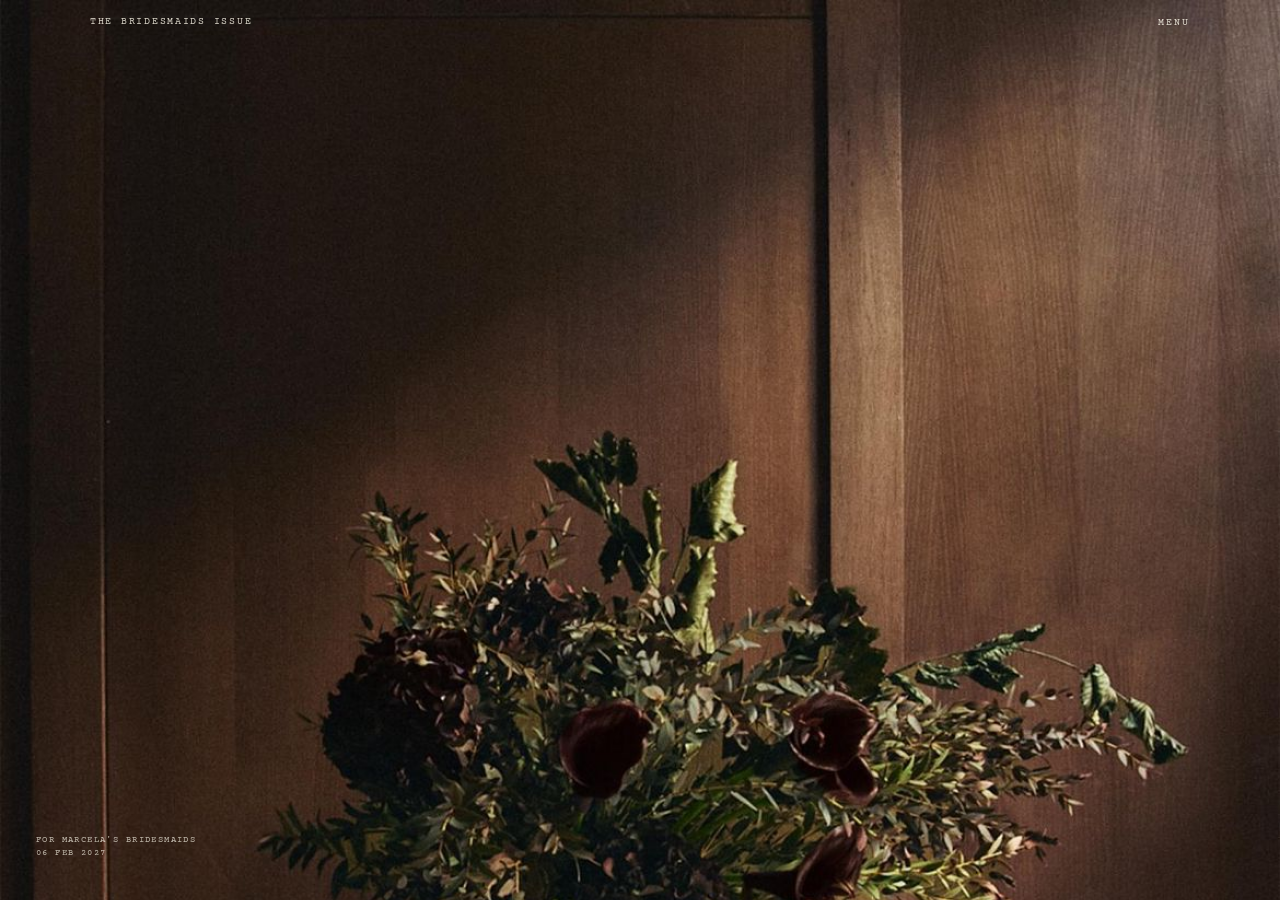
<file: index.html>
<!DOCTYPE html>
<html lang="es">
<head>
  <meta charset="UTF-8">
  <meta name="viewport" content="width=device-width, initial-scale=1.0">
  <title>The Bridesmaids Issue</title>
  <link rel="preconnect" href="https://fonts.googleapis.com">
  <link rel="preconnect" href="https://fonts.gstatic.com" crossorigin>
  <link href="https://fonts.googleapis.com/css2?family=EB+Garamond:ital,wght@0,400;0,500;1,400;1,500&family=Cormorant+Garamond:ital,wght@0,300;0,400;1,300;1,400&family=Alex+Brush&family=Courier+Prime:ital,wght@0,400;1,400&display=swap" rel="stylesheet">
  <link rel="stylesheet" href="styles.css">
</head>
<body>

  <nav class="nav nav-cover" id="nav">
    <div class="nav-inner">
      <a href="index.html" class="nav-brand">The Bridesmaids Issue</a>
      <button class="nav-btn" id="navBtn" aria-label="Toggle menu" aria-expanded="false">Menu</button>
    </div>
  </nav>

  <div class="overlay" id="overlay" aria-hidden="true">
    <div class="overlay-top">
      <span class="overlay-brand">The Bridesmaids Issue</span>
      <button class="overlay-close" id="overlayClose" aria-label="Close menu">Close</button>
    </div>
    <nav class="overlay-nav" aria-label="Site navigation">
      <div class="overlay-item">
        <span class="overlay-item-num">I.</span>
        <a href="carta.html" class="overlay-link">La Carta</a>
      </div>
      <div class="overlay-item">
        <span class="overlay-item-num">II.</span>
        <a href="itinerary.html" class="overlay-link">El Itinerario</a>
      </div>
      <div class="overlay-item">
        <span class="overlay-item-num">III.</span>
        <a href="outfits.html" class="overlay-link">Los Looks</a>
      </div>
      <div class="overlay-item">
        <span class="overlay-item-num">IV.</span>
        <a href="travel.html" class="overlay-link">Travel</a>
      </div>
      <div class="overlay-item">
        <span class="overlay-item-num">V.</span>
        <a href="duties.html" class="overlay-link">Los Duties</a>
      </div>
    </nav>
    <div class="overlay-foot">
      <p>The Bridesmaids Issue &nbsp;·&nbsp; Feb. 06 2027 &nbsp;·&nbsp; Copán Ruinas, Honduras</p>
    </div>
  </div>

  <div class="cover-wrap">
    <img src="images/HOME-PICTURE-USE-THIS.jpg" alt="The Bridesmaids Issue" class="cover-img">
    <div class="cover-meta">
      <p>for marcela's bridesmaids</p>
      <p>06 feb 2027</p>
    </div>
  </div>

  <script src="main.js"></script>
</body>
</html>
</file>
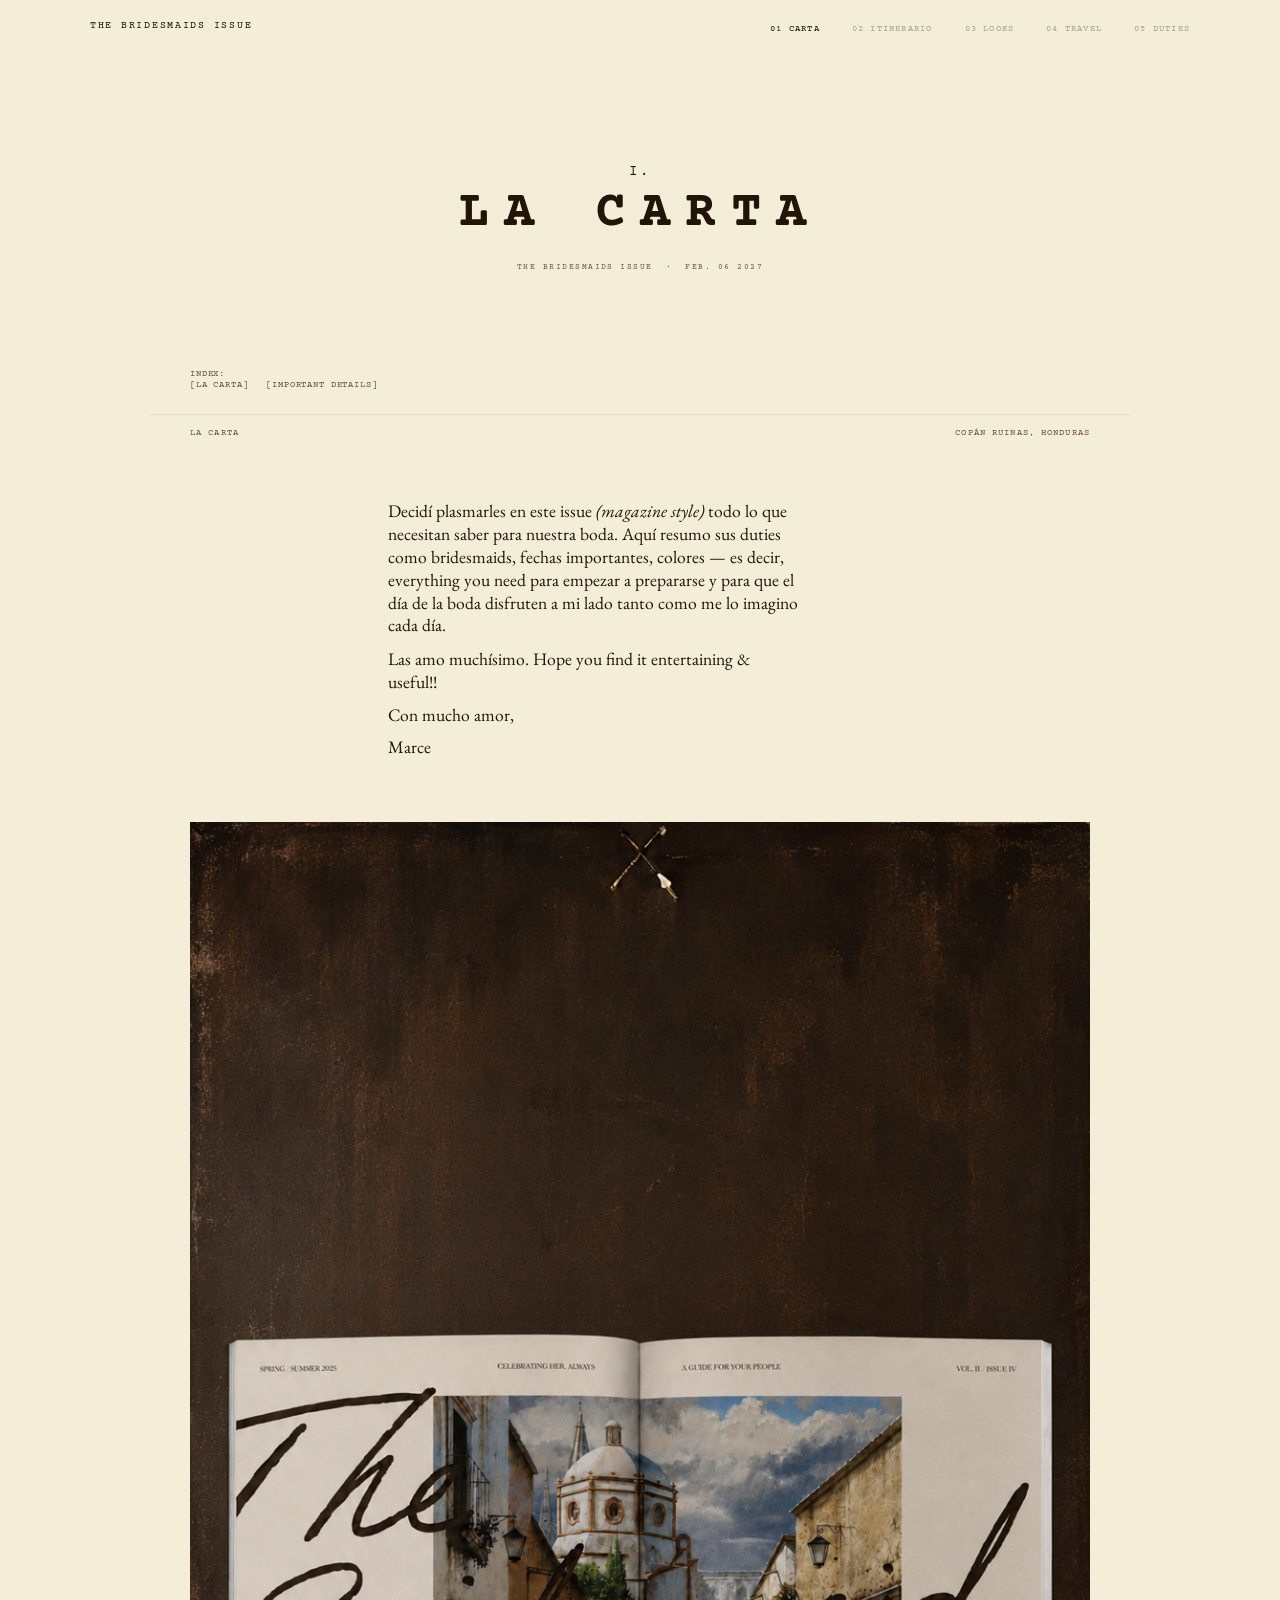
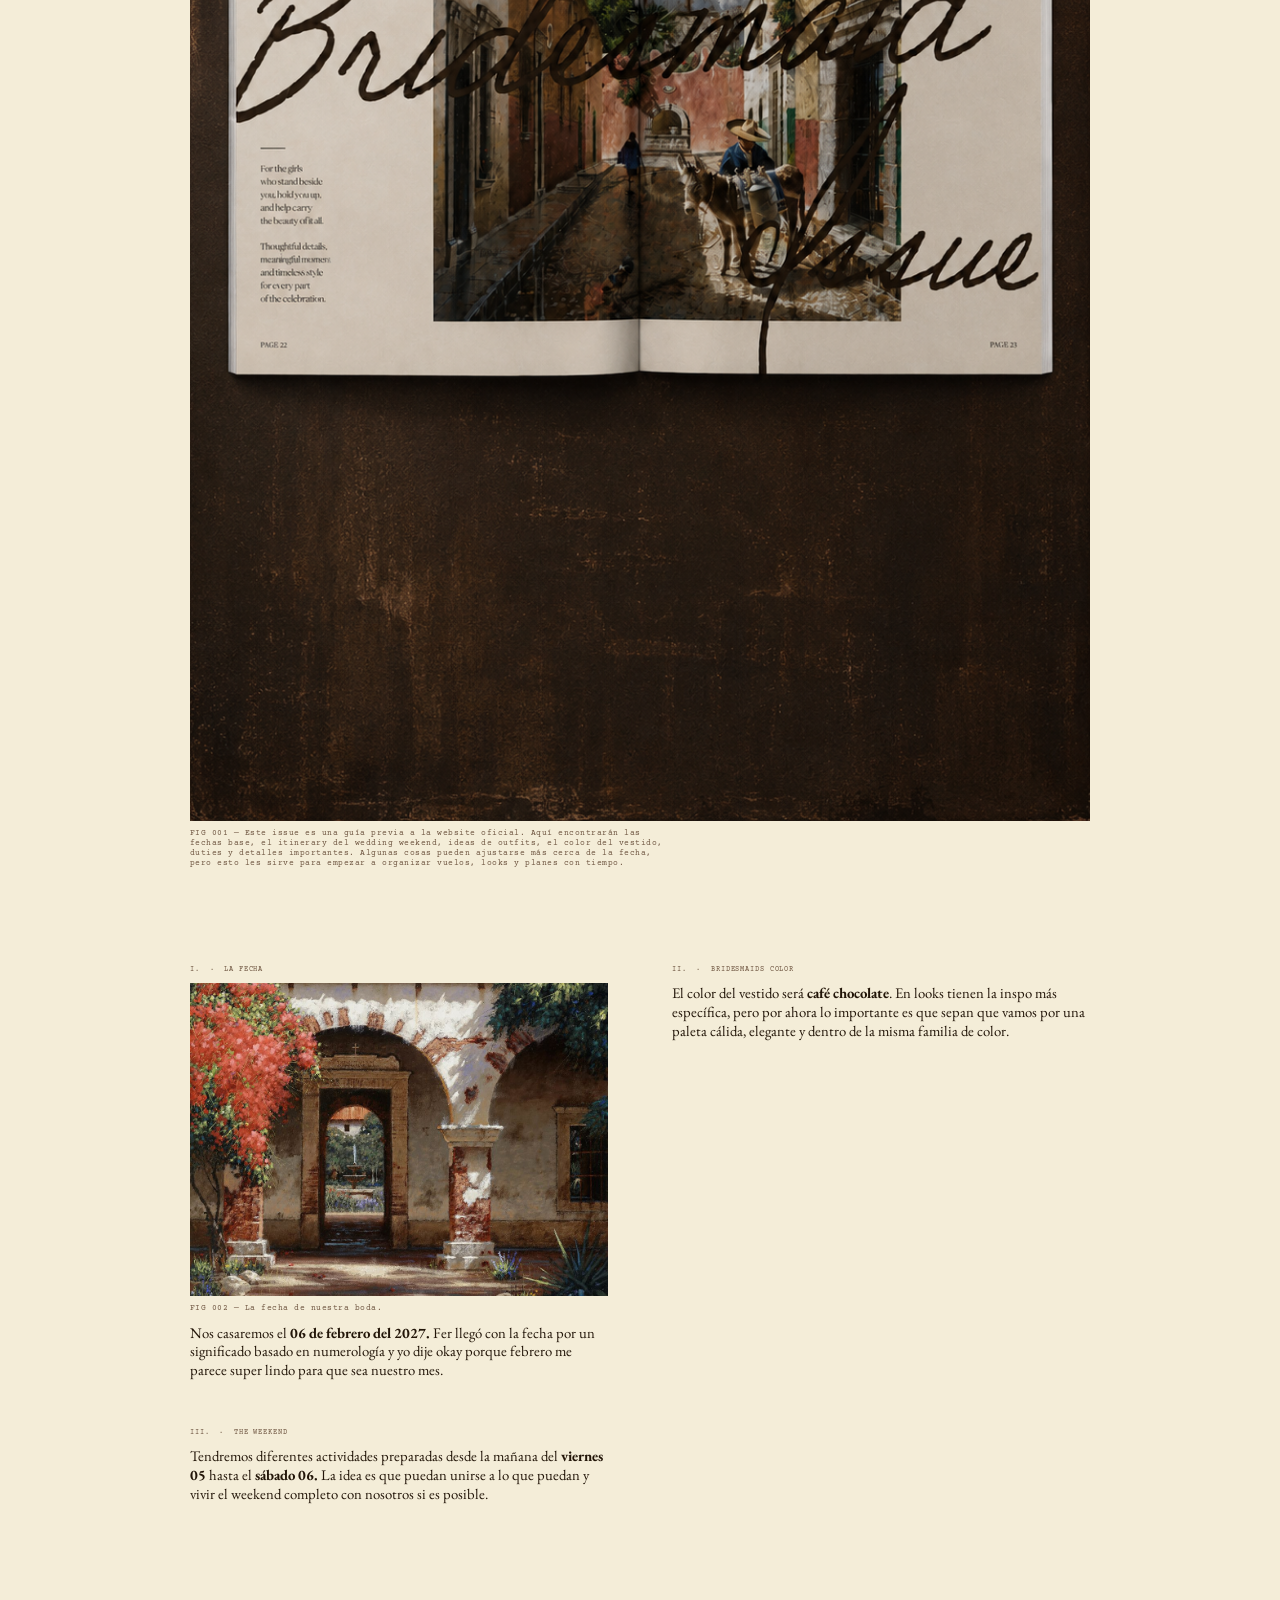
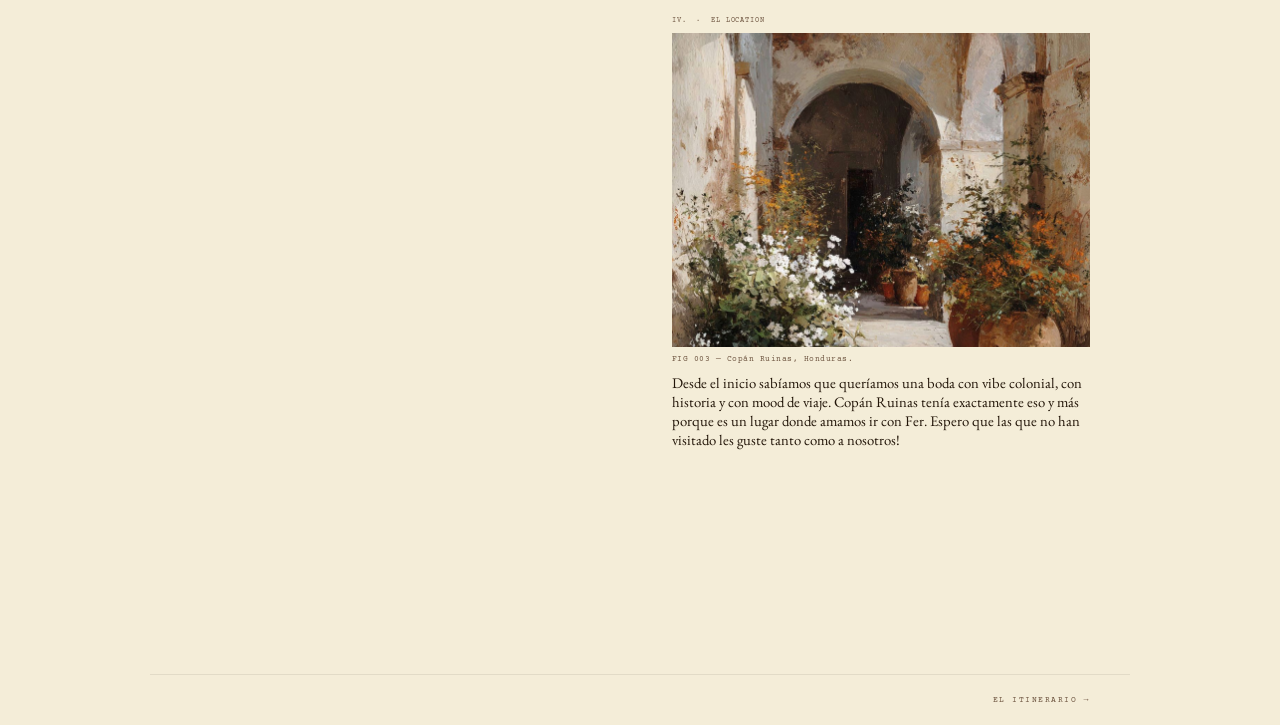
<file: carta.html>
<!DOCTYPE html>
<html lang="es">
<head>
  <meta charset="UTF-8">
  <meta name="viewport" content="width=device-width, initial-scale=1.0">
  <title>La Carta — The Bridesmaids Issue</title>
  <link rel="preconnect" href="https://fonts.googleapis.com">
  <link rel="preconnect" href="https://fonts.gstatic.com" crossorigin>
  <link href="https://fonts.googleapis.com/css2?family=EB+Garamond:ital,wght@0,400;0,500;1,400;1,500&family=Cormorant+Garamond:ital,wght@0,300;0,400;1,300;1,400&family=Alex+Brush&family=Courier+Prime:ital,wght@0,400;1,400&display=swap" rel="stylesheet">
  <link rel="stylesheet" href="styles.css">
</head>
<body>

  <nav class="nav" id="nav">
    <div class="nav-inner">
      <a href="index.html" class="nav-brand">The Bridesmaids Issue</a>
      <ul class="nav-links" role="list">
        <li><a href="carta.html" class="active">01 Carta</a></li>
        <li><a href="itinerary.html">02 Itinerario</a></li>
        <li><a href="outfits.html">03 Looks</a></li>
        <li><a href="travel.html">04 Travel</a></li>
        <li><a href="duties.html">05 Duties</a></li>
      </ul>
      <button class="nav-btn" id="navBtn" aria-label="Toggle menu" aria-expanded="false">Menu</button>
    </div>
  </nav>

  <div class="overlay" id="overlay" aria-hidden="true">
    <div class="overlay-top">
      <span class="overlay-brand">The Bridesmaids Issue</span>
      <button class="overlay-close" id="overlayClose" aria-label="Close menu">Close</button>
    </div>
    <nav class="overlay-nav" aria-label="Site navigation">
      <div class="overlay-item">
        <span class="overlay-item-num">I.</span>
        <a href="carta.html" class="overlay-link">La Carta</a>
      </div>
      <div class="overlay-item">
        <span class="overlay-item-num">II.</span>
        <a href="itinerary.html" class="overlay-link">El Itinerario</a>
      </div>
      <div class="overlay-item">
        <span class="overlay-item-num">III.</span>
        <a href="outfits.html" class="overlay-link">Los Looks</a>
      </div>
      <div class="overlay-item">
        <span class="overlay-item-num">IV.</span>
        <a href="travel.html" class="overlay-link">Travel</a>
      </div>
      <div class="overlay-item">
        <span class="overlay-item-num">V.</span>
        <a href="duties.html" class="overlay-link">Los Duties</a>
      </div>
    </nav>
    <div class="overlay-foot">
      <p>The Bridesmaids Issue &nbsp;·&nbsp; Feb. 06 2027 &nbsp;·&nbsp; Copán Ruinas, Honduras</p>
    </div>
  </div>

  <main class="page">

    <header class="ch ch-carta">
      <span class="ch-num ri">I.</span>
      <h1 class="ch-title ri d1">La Carta</h1>
      <span class="ch-sub ri d2">The Bridesmaids Issue &nbsp;·&nbsp; Feb. 06 2027</span>
    </header>

    <div class="index-block ri">
      Index:<br>
      <a href="#carta-letter">[La Carta]</a> &nbsp; <a href="#details-grid">[Important Details]</a>
    </div>

    <div class="meta-row ri d1">
      <span>La Carta</span>
      <span>Copán Ruinas, Honduras</span>
    </div>

    <!-- Letter + signature (offset editorial) -->
    <div class="carta-letter-wrap ri d2" id="carta-letter">
      <p class="carta-letter-p">Decidí plasmarles en este issue <em>(magazine style)</em> todo lo que necesitan saber para nuestra boda. Aquí resumo sus duties como bridesmaids, fechas importantes, colores — es decir, everything you need para empezar a prepararse y para que el día de la boda disfruten a mi lado tanto como me lo imagino cada día.</p>
      <p class="carta-letter-p">Las amo muchísimo. Hope you find it entertaining &amp; useful!!</p>
      <div class="carta-sig-attached">
        <span class="sign-close">Con mucho amor,</span>
        <span class="sign-name">Marce</span>
      </div>
    </div>

    <!-- Image after signature -->
    <div class="carta-pic ri">
      <img src="images/img-001.png" alt="Callecitas de Copán Ruinas">
      <span class="fig-cap">FIG 001 — Este issue es una guía previa a la website oficial. Aquí encontrarán las fechas base, el itinerary del wedding weekend, ideas de outfits, el color del vestido, duties y detalles importantes. Algunas cosas pueden ajustarse más cerca de la fecha, pero esto les sirve para empezar a organizar vuelos, looks y planes con tiempo.</span>
    </div>

    <!-- Archive detail grid -->
    <div class="arch-grid no-dividers" id="details-grid" style="margin-top: 5rem;">

      <div class="arch-entry ri">
        <span class="arch-label">I. &nbsp;·&nbsp; La Fecha</span>
        <img src="images/img-002.jpg" alt="La fecha — 06.02.2027" class="arch-img">
        <span class="fig-cap" style="margin-top: 0.5rem; display: block;">FIG 002 — La fecha de nuestra boda.</span>
        <p class="arch-desc">Nos casaremos el <strong>06 de febrero del 2027.</strong> Fer llegó con la fecha por un significado basado en numerología y yo dije okay porque febrero me parece super lindo para que sea nuestro mes.</p>
      </div>

      <div class="arch-entry ri d1">
        <span class="arch-label">II. &nbsp;·&nbsp; Bridesmaids Color</span>
        <p class="arch-desc">El color del vestido será <strong>café chocolate</strong>. En looks tienen la inspo más específica, pero por ahora lo importante es que sepan que vamos por una paleta cálida, elegante y dentro de la misma familia de color.</p>
      </div>

      <div class="arch-entry ri">
        <span class="arch-label">III. &nbsp;·&nbsp; The Weekend</span>
        <p class="arch-desc">Tendremos diferentes actividades preparadas desde la mañana del <strong>viernes 05</strong> hasta el <strong>sábado 06.</strong> La idea es que puedan unirse a lo que puedan y vivir el weekend completo con nosotros si es posible.</p>
      </div>

      <div class="arch-entry ri d1">
        <!-- empty -->
      </div>

    </div>

    <div class="arch-grid no-dividers" style="margin-top: 4rem; margin-bottom: 12rem;">

      <div class="arch-entry ri">
        <!-- empty -->
      </div>

      <div class="arch-entry ri d1">
        <span class="arch-label">IV. &nbsp;·&nbsp; El Location</span>
        <img src="images/img-003.jpg" alt="El location — Copán Ruinas, Honduras" class="arch-img">
        <span class="fig-cap" style="margin-top: 0.5rem; display: block;">FIG 003 — Copán Ruinas, Honduras.</span>
        <p class="arch-desc">Desde el inicio sabíamos que queríamos una boda con vibe colonial, con historia y con mood de viaje. Copán Ruinas tenía exactamente eso y más porque es un lugar donde amamos ir con Fer. Espero que las que no han visitado les guste tanto como a nosotros!</p>
      </div>

    </div>

  </main>

  <div class="page-turn">
    <span></span>
    <a href="itinerary.html">El Itinerario →</a>
  </div>


  <script src="main.js"></script>
</body>
</html>
</file>
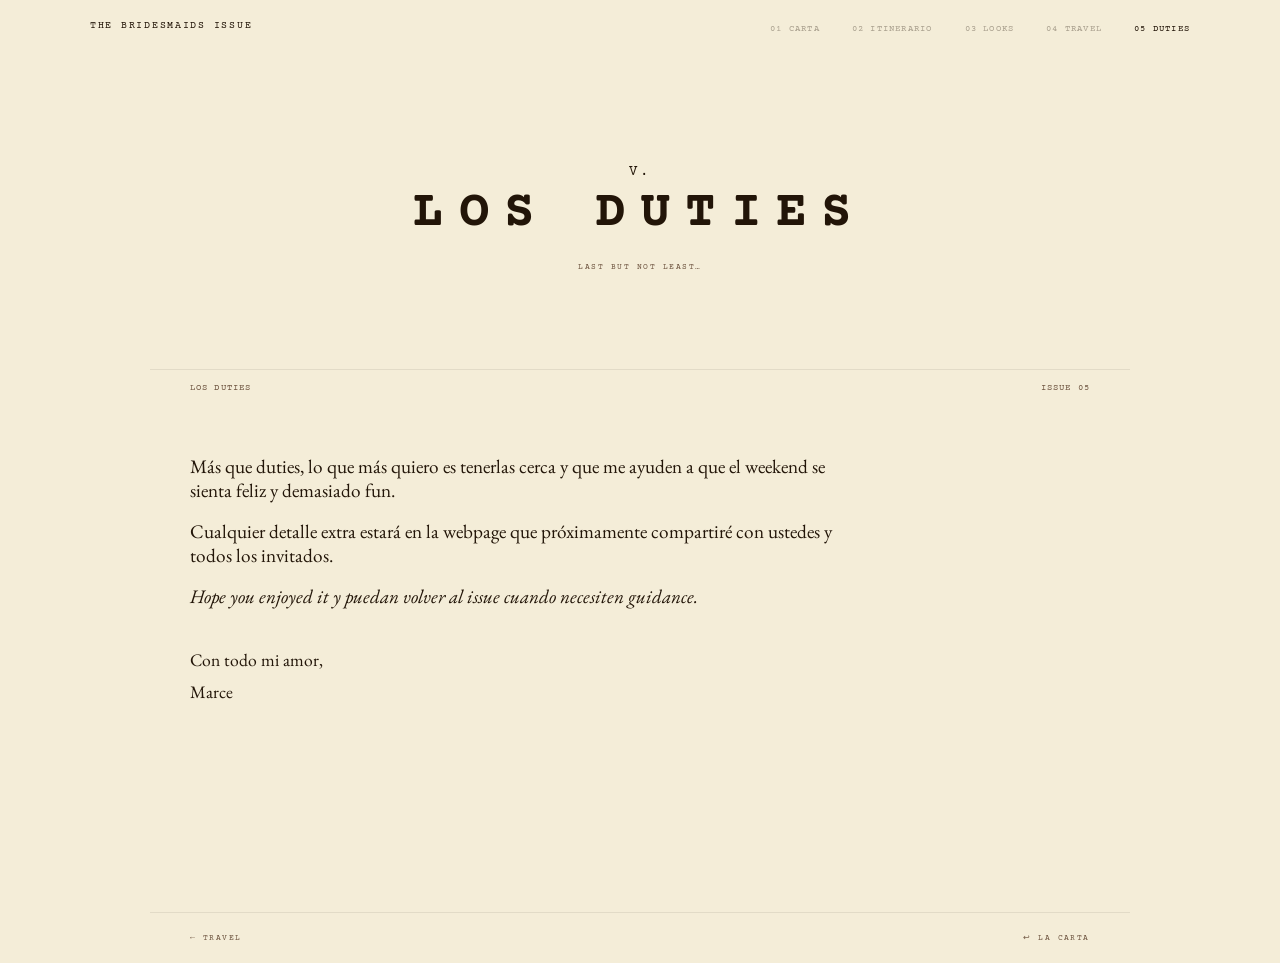
<file: duties.html>
<!DOCTYPE html>
<html lang="es">
<head>
  <meta charset="UTF-8">
  <meta name="viewport" content="width=device-width, initial-scale=1.0">
  <title>Los Duties — The Bridesmaids Issue</title>
  <link rel="preconnect" href="https://fonts.googleapis.com">
  <link rel="preconnect" href="https://fonts.gstatic.com" crossorigin>
  <link href="https://fonts.googleapis.com/css2?family=EB+Garamond:ital,wght@0,400;0,500;1,400;1,500&family=Cormorant+Garamond:ital,wght@0,300;0,400;1,300;1,400&family=Alex+Brush&family=Courier+Prime:ital,wght@0,400;1,400&display=swap" rel="stylesheet">
  <link rel="stylesheet" href="styles.css">
</head>
<body>

  <nav class="nav" id="nav">
    <div class="nav-inner">
      <a href="index.html" class="nav-brand">The Bridesmaids Issue</a>
      <ul class="nav-links" role="list">
        <li><a href="carta.html">01 Carta</a></li>
        <li><a href="itinerary.html">02 Itinerario</a></li>
        <li><a href="outfits.html">03 Looks</a></li>
        <li><a href="travel.html">04 Travel</a></li>
        <li><a href="duties.html" class="active">05 Duties</a></li>
      </ul>
      <button class="nav-btn" id="navBtn" aria-label="Toggle menu" aria-expanded="false">Menu</button>
    </div>
  </nav>

  <div class="overlay" id="overlay" aria-hidden="true">
    <div class="overlay-top">
      <span class="overlay-brand">The Bridesmaids Issue</span>
      <button class="overlay-close" id="overlayClose" aria-label="Close menu">Close</button>
    </div>
    <nav class="overlay-nav" aria-label="Site navigation">
      <div class="overlay-item">
        <span class="overlay-item-num">I.</span>
        <a href="carta.html" class="overlay-link">La Carta</a>
      </div>
      <div class="overlay-item">
        <span class="overlay-item-num">II.</span>
        <a href="itinerary.html" class="overlay-link">El Itinerario</a>
      </div>
      <div class="overlay-item">
        <span class="overlay-item-num">III.</span>
        <a href="outfits.html" class="overlay-link">Los Looks</a>
      </div>
      <div class="overlay-item">
        <span class="overlay-item-num">IV.</span>
        <a href="travel.html" class="overlay-link">Travel</a>
      </div>
      <div class="overlay-item">
        <span class="overlay-item-num">V.</span>
        <a href="duties.html" class="overlay-link">Los Duties</a>
      </div>
    </nav>
    <div class="overlay-foot">
      <p>The Bridesmaids Issue &nbsp;·&nbsp; Feb. 06 2027 &nbsp;·&nbsp; Copán Ruinas, Honduras</p>
    </div>
  </div>

  <main class="page">

    <header class="ch">
      <span class="ch-num ri">V.</span>
      <h1 class="ch-title ri d1">Los Duties</h1>
      <span class="ch-sub ri d2">Last but not least…</span>
    </header>

    <div class="meta-row ri">
      <span>Los Duties</span>
      <span>Issue 05</span>
    </div>

    <div class="it-intro ri" style="margin-top: 3rem; padding-bottom: 8rem;">
      <p>Más que duties, lo que más quiero es tenerlas cerca y que me ayuden a que el weekend se sienta feliz y demasiado fun.</p>
      <p style="margin-top: 1rem;">Cualquier detalle extra estará en la webpage que próximamente compartiré con ustedes y todos los invitados.</p>
      <p style="margin-top: 1rem;"><em>Hope you enjoyed it y puedan volver al issue cuando necesiten guidance.</em></p>
      <div class="duties-sig" style="margin-top: 2.5rem;">
        <span class="sign-close" style="display: block;">Con todo mi amor,</span>
        <span class="sign-name">Marce</span>
      </div>
    </div>

  </main>

  <div class="page-turn">
    <a href="travel.html">← Travel</a>
    <a href="carta.html">↩ La Carta</a>
  </div>


  <script src="main.js"></script>
</body>
</html>
</file>
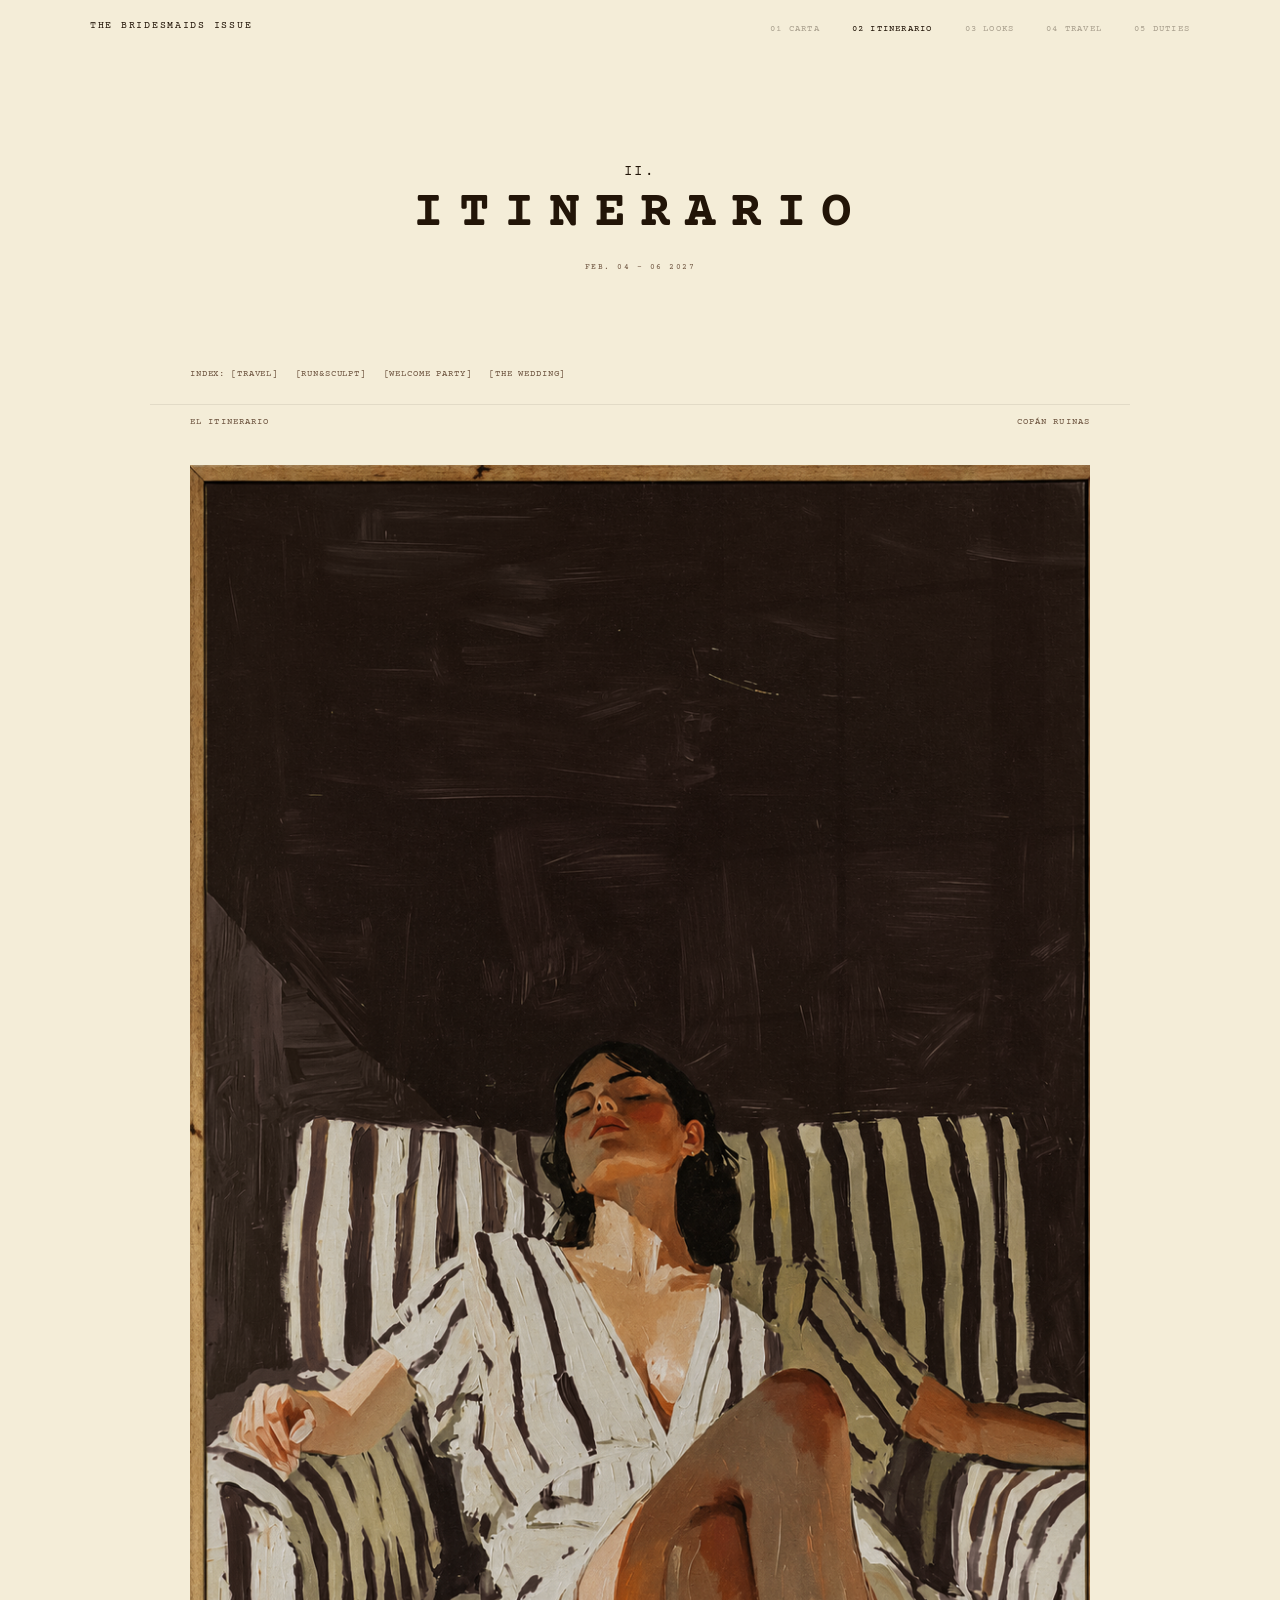
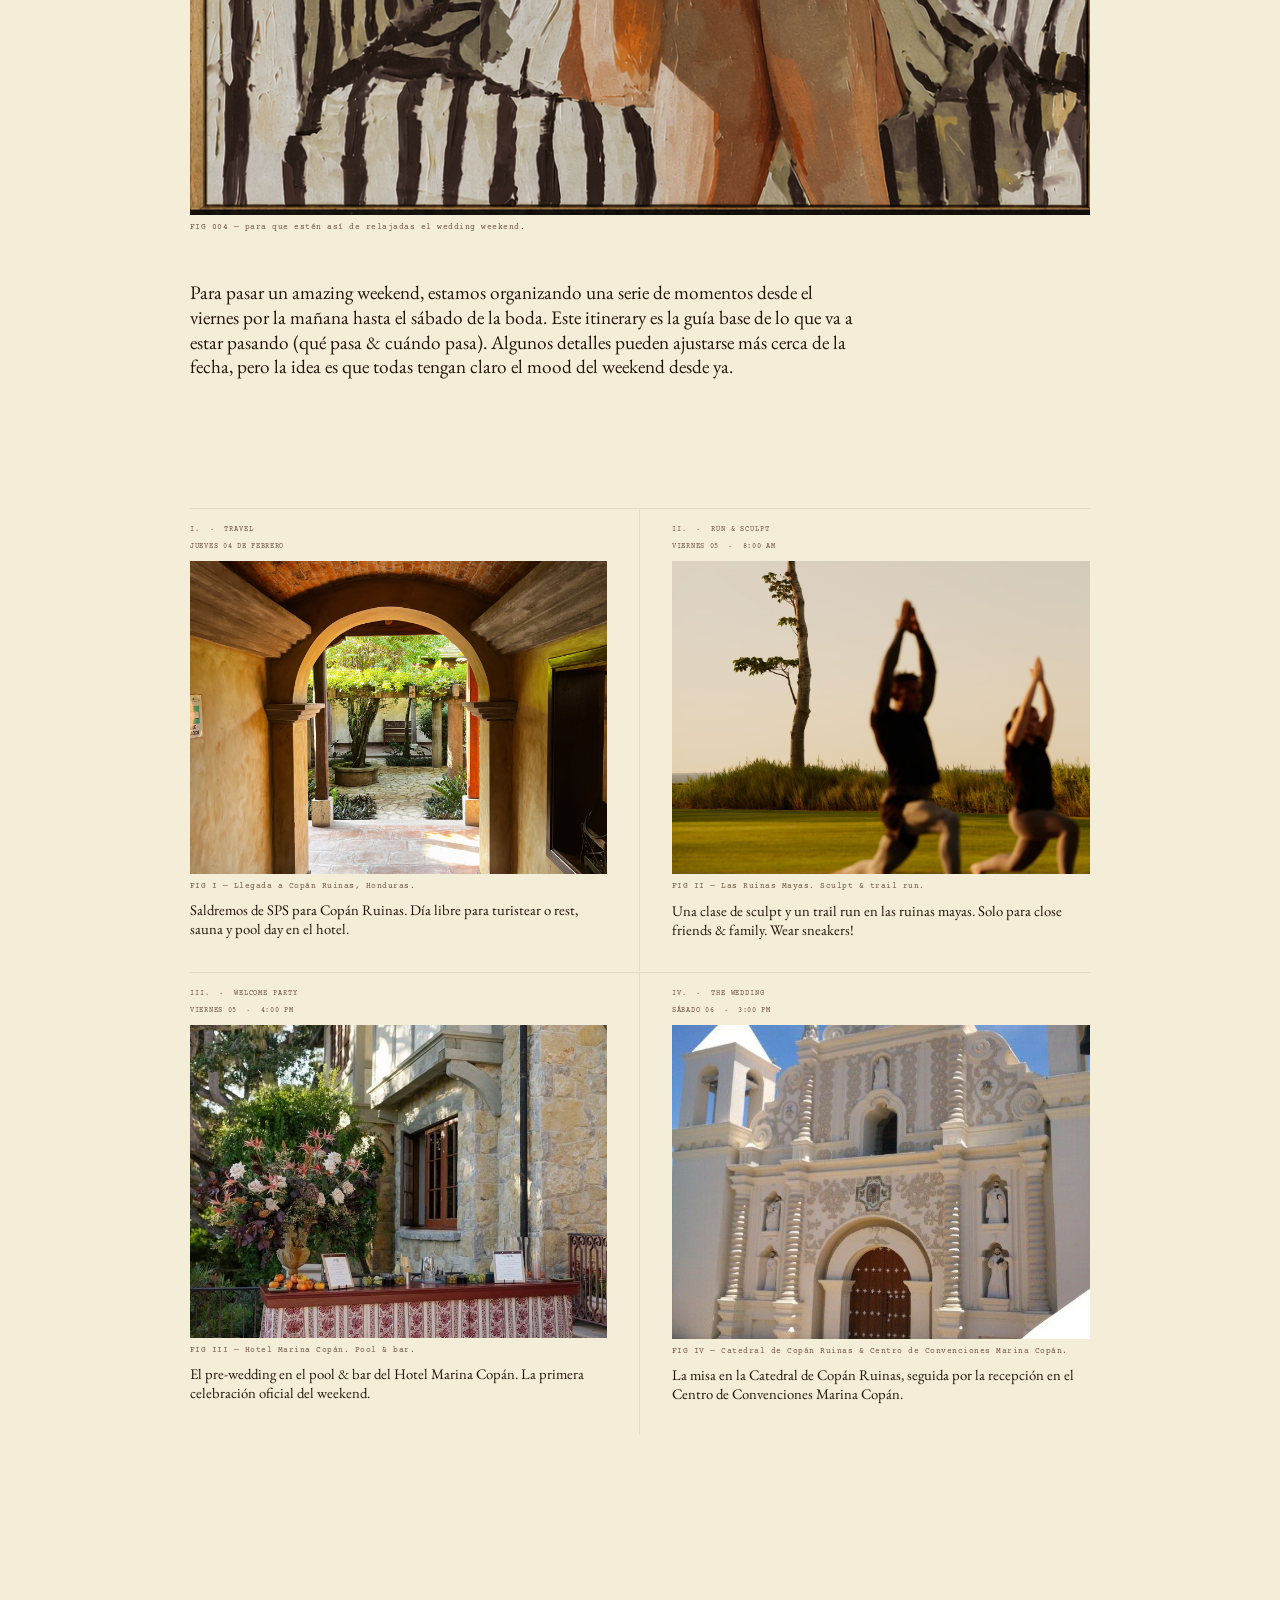
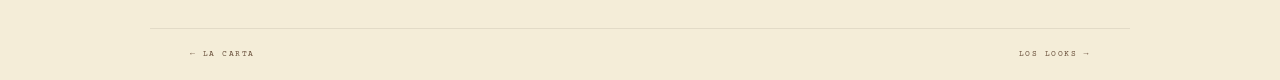
<file: itinerary.html>
<!DOCTYPE html>
<html lang="es">
<head>
  <meta charset="UTF-8">
  <meta name="viewport" content="width=device-width, initial-scale=1.0">
  <title>El Itinerario — The Bridesmaids Issue</title>
  <link rel="preconnect" href="https://fonts.googleapis.com">
  <link rel="preconnect" href="https://fonts.gstatic.com" crossorigin>
  <link href="https://fonts.googleapis.com/css2?family=EB+Garamond:ital,wght@0,400;0,500;1,400;1,500&family=Cormorant+Garamond:ital,wght@0,300;0,400;1,300;1,400&family=Alex+Brush&family=Courier+Prime:ital,wght@0,400;1,400&display=swap" rel="stylesheet">
  <link rel="stylesheet" href="styles.css">
</head>
<body>

  <nav class="nav" id="nav">
    <div class="nav-inner">
      <a href="index.html" class="nav-brand">The Bridesmaids Issue</a>
      <ul class="nav-links" role="list">
        <li><a href="carta.html">01 Carta</a></li>
        <li><a href="itinerary.html" class="active">02 Itinerario</a></li>
        <li><a href="outfits.html">03 Looks</a></li>
        <li><a href="travel.html">04 Travel</a></li>
        <li><a href="duties.html">05 Duties</a></li>
      </ul>
      <button class="nav-btn" id="navBtn" aria-label="Toggle menu" aria-expanded="false">Menu</button>
    </div>
  </nav>

  <div class="overlay" id="overlay" aria-hidden="true">
    <div class="overlay-top">
      <span class="overlay-brand">The Bridesmaids Issue</span>
      <button class="overlay-close" id="overlayClose" aria-label="Close menu">Close</button>
    </div>
    <nav class="overlay-nav" aria-label="Site navigation">
      <div class="overlay-item">
        <span class="overlay-item-num">I.</span>
        <a href="carta.html" class="overlay-link">La Carta</a>
      </div>
      <div class="overlay-item">
        <span class="overlay-item-num">II.</span>
        <a href="itinerary.html" class="overlay-link">El Itinerario</a>
      </div>
      <div class="overlay-item">
        <span class="overlay-item-num">III.</span>
        <a href="outfits.html" class="overlay-link">Los Looks</a>
      </div>
      <div class="overlay-item">
        <span class="overlay-item-num">IV.</span>
        <a href="travel.html" class="overlay-link">Travel</a>
      </div>
      <div class="overlay-item">
        <span class="overlay-item-num">V.</span>
        <a href="duties.html" class="overlay-link">Los Duties</a>
      </div>
    </nav>
    <div class="overlay-foot">
      <p>The Bridesmaids Issue &nbsp;·&nbsp; Feb. 06 2027 &nbsp;·&nbsp; Copán Ruinas, Honduras</p>
    </div>
  </div>

  <main class="page">

    <header class="ch">
      <span class="ch-num ri">II.</span>
      <h1 class="ch-title ri d1">Itinerario</h1>
      <span class="ch-sub ri d2">Feb. 04 – 06 2027</span>
    </header>

    <div class="index-block ri">
      Index: <a href="#ev-travel">[Travel]</a> &nbsp; <a href="#ev-sculpt">[Run&amp;Sculpt]</a> &nbsp; <a href="#ev-party">[Welcome Party]</a> &nbsp; <a href="#ev-wedding">[The Wedding]</a>
    </div>

    <div class="meta-row ri d1">
      <span>El Itinerario</span>
      <span>Copán Ruinas</span>
    </div>

    <!-- Intro image -->
    <div class="fig-full ri d2" style="margin-top: 1.5rem;">
      <img src="images/img-004.png" alt="FIG 004 — The Itinerary">
      <span class="fig-cap">FIG 004 — para que estén así de relajadas el wedding weekend.</span>
    </div>

    <!-- Intro paragraph -->
    <div class="it-intro ri">
      <p>Para pasar un amazing weekend, estamos organizando una serie de momentos desde el viernes por la mañana hasta el sábado de la boda. Este itinerary es la guía base de lo que va a estar pasando (qué pasa &amp; cuándo pasa). Algunos detalles pueden ajustarse más cerca de la fecha, pero la idea es que todas tengan claro el mood del weekend desde ya.</p>
    </div>

    <!-- Archive event grid -->
    <div class="arch-grid" style="margin-top: 8rem; margin-bottom: 12rem;">

      <div class="arch-entry ri" id="ev-travel">
        <span class="arch-label">I. &nbsp;·&nbsp; Travel</span>
        <span class="arch-when">Jueves 04 de Febrero</span>
        <img src="images/travel.JPG" alt="Travel — Copán Ruinas" class="arch-img">
        <span class="fig-cap" style="margin-top: 0.5rem; display: block;">FIG I — Llegada a Copán Ruinas, Honduras.</span>
        <p class="arch-desc">Saldremos de SPS para Copán Ruinas. Día libre para turistear o rest, sauna y pool day en el hotel.</p>
      </div>

      <div class="arch-entry ri d1" id="ev-sculpt">
        <span class="arch-label">II. &nbsp;·&nbsp; Run &amp; Sculpt</span>
        <span class="arch-when">Viernes 05 &nbsp;·&nbsp; 8:00 am</span>
        <img src="images/sculpt.jpg" alt="Run &amp; Sculpt — Las Ruinas Mayas" class="arch-img">
        <span class="fig-cap" style="margin-top: 0.5rem; display: block;">FIG II — Las Ruinas Mayas. Sculpt &amp; trail run.</span>
        <p class="arch-desc">Una clase de sculpt y un trail run en las ruinas mayas. Solo para close friends &amp; family. Wear sneakers!</p>
      </div>

      <div class="arch-entry ri" id="ev-party">
        <span class="arch-label">III. &nbsp;·&nbsp; Welcome Party</span>
        <span class="arch-when">Viernes 05 &nbsp;·&nbsp; 4:00 pm</span>
        <img src="images/welcomeparty.jpg" alt="Welcome Party — Hotel Marina Copán" class="arch-img">
        <span class="fig-cap" style="margin-top: 0.5rem; display: block;">FIG III — Hotel Marina Copán. Pool &amp; bar.</span>
        <p class="arch-desc">El pre-wedding en el pool &amp; bar del Hotel Marina Copán. La primera celebración oficial del weekend.</p>
      </div>

      <div class="arch-entry ri d1" id="ev-wedding">
        <span class="arch-label">IV. &nbsp;·&nbsp; The Wedding</span>
        <span class="arch-when">Sábado 06 &nbsp;·&nbsp; 3:00 pm</span>
        <img src="images/wedding.jpg" alt="The Wedding — Copán Ruinas" class="arch-img">
        <span class="fig-cap" style="margin-top: 0.5rem; display: block;">FIG IV — Catedral de Copán Ruinas &amp; Centro de Convenciones Marina Copán.</span>
        <p class="arch-desc">La misa en la Catedral de Copán Ruinas, seguida por la recepción en el Centro de Convenciones Marina Copán.</p>
      </div>

    </div>


  </main>

  <div class="page-turn">
    <a href="carta.html">← La Carta</a>
    <a href="outfits.html">Los Looks →</a>
  </div>


  <script src="main.js"></script>
</body>
</html>
</file>
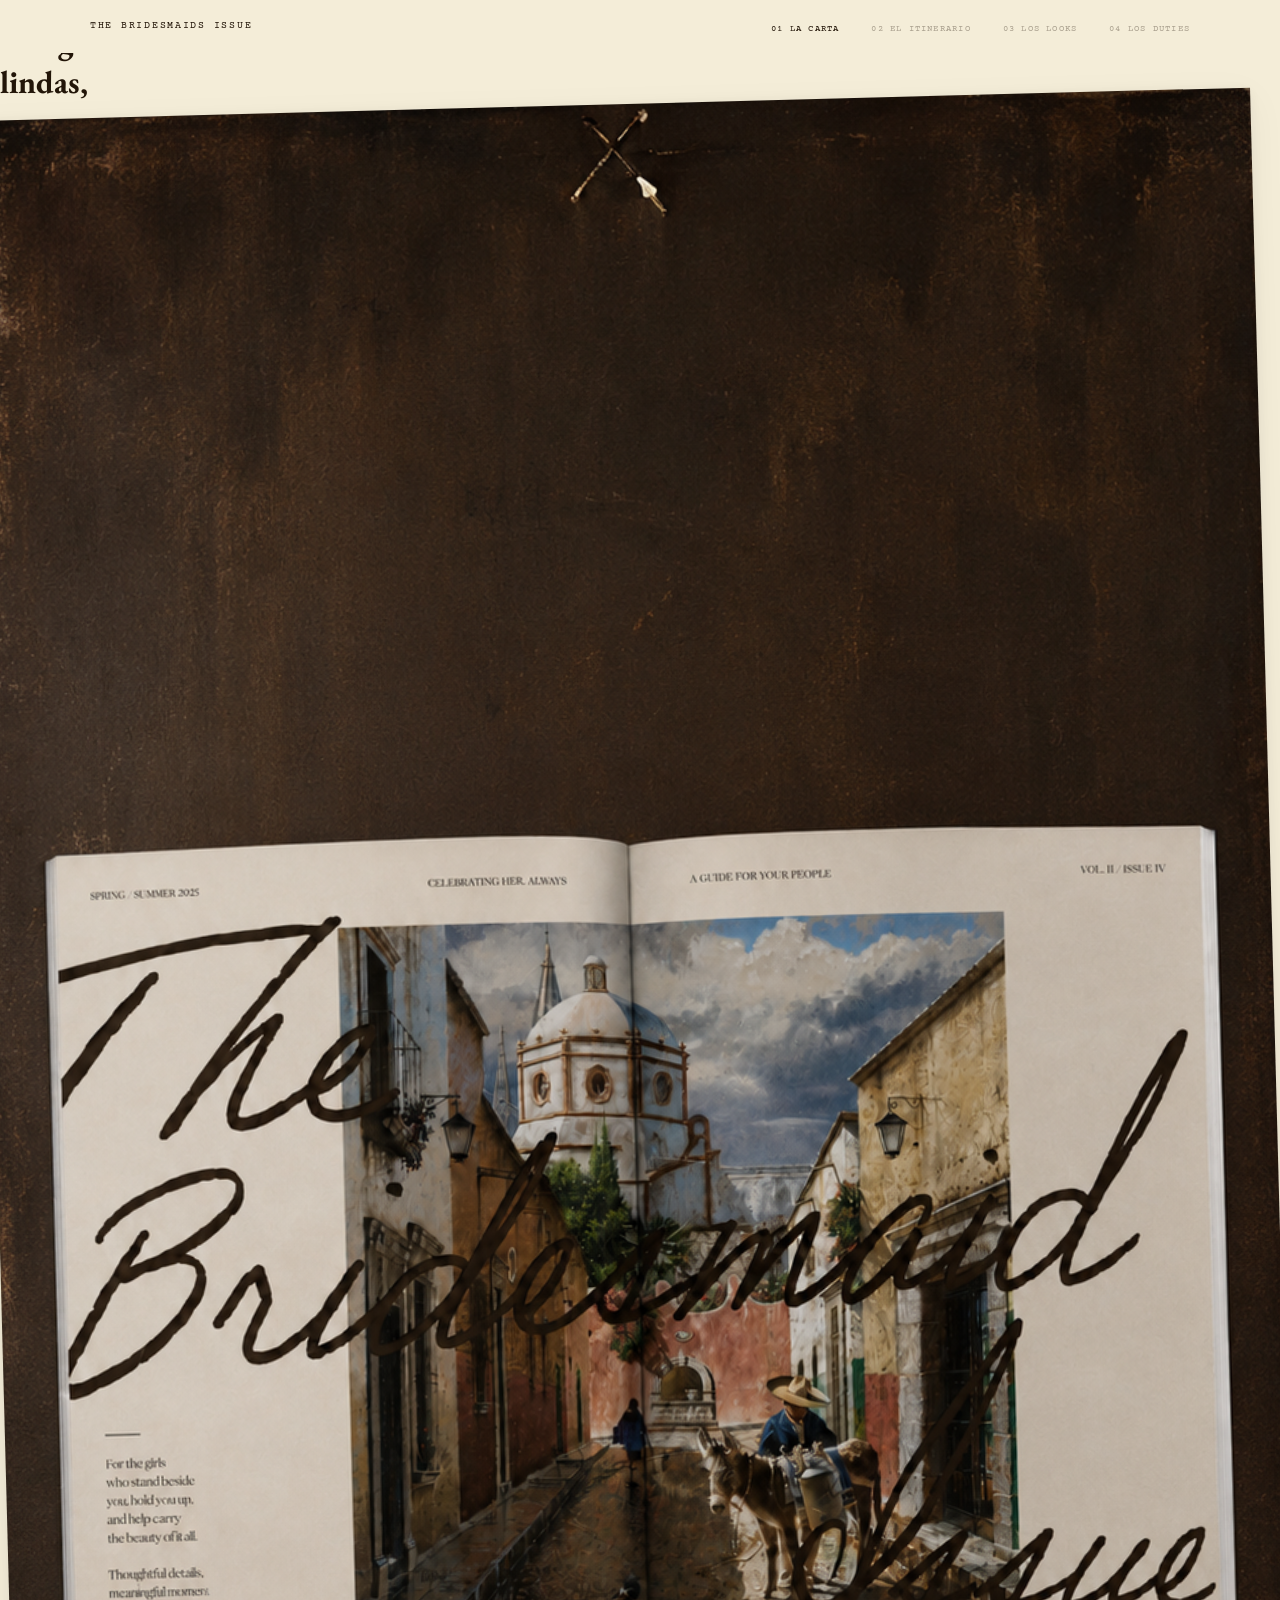
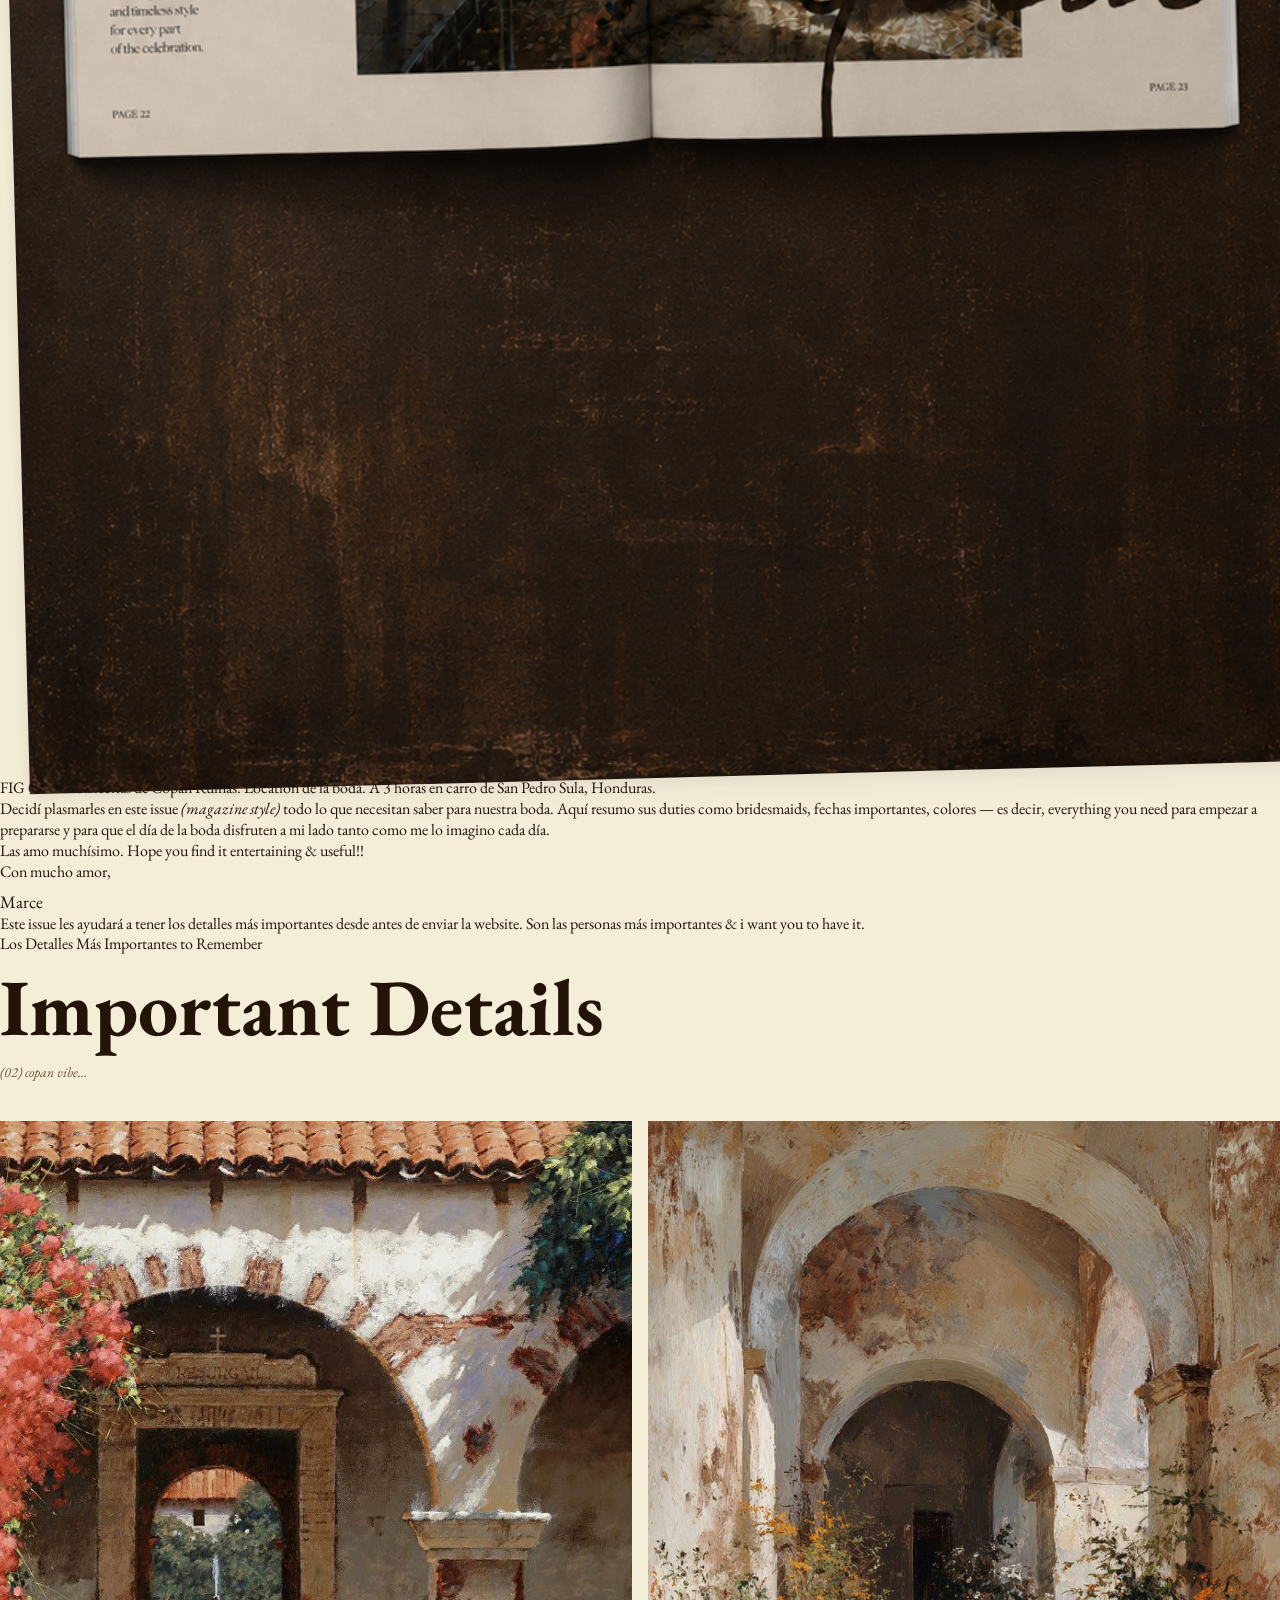
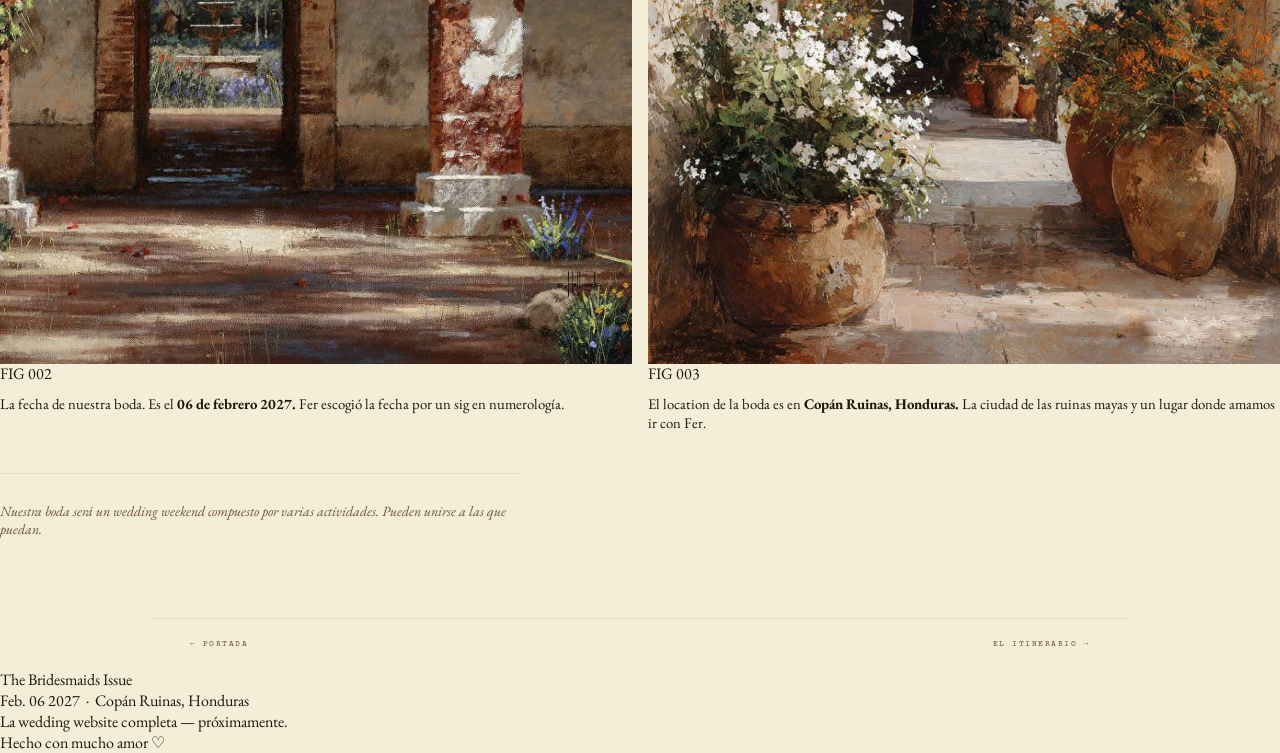
<file: letter.html>
<!DOCTYPE html>
<html lang="es">
<head>
  <meta charset="UTF-8">
  <meta name="viewport" content="width=device-width, initial-scale=1.0">
  <title>La Carta — The Bridesmaids Issue</title>
  <link rel="preconnect" href="https://fonts.googleapis.com">
  <link rel="preconnect" href="https://fonts.gstatic.com" crossorigin>
  <link href="https://fonts.googleapis.com/css2?family=EB+Garamond:ital,wght@0,400;0,500;1,400;1,500&family=Cormorant+Garamond:ital,wght@0,300;0,400;1,300;1,400&family=Alex+Brush&family=Cormorant+SC:wght@300;400&family=Courier+Prime:ital,wght@0,400;1,400&display=swap" rel="stylesheet">
  <link rel="stylesheet" href="styles.css">
</head>
<body>

  <nav class="nav page-nav" id="nav">
    <div class="nav-inner">
      <a href="index.html" class="nav-brand">The Bridesmaids Issue</a>
      <ul class="nav-links" role="list">
        <li><a href="letter.html" class="active">01 La Carta</a></li>
        <li><a href="itinerary.html">02 El Itinerario</a></li>
        <li><a href="outfits.html">03 Los Looks</a></li>
        <li><a href="duties.html">04 Los Duties</a></li>
      </ul>
      <button class="nav-btn" id="navBtn" aria-label="Menu" aria-expanded="false">
        <span></span><span></span>
      </button>
    </div>
  </nav>

  <div class="overlay" id="overlay" aria-hidden="true">
    <div class="overlay-links">
      <a href="letter.html" class="overlay-link">La Carta</a>
      <a href="itinerary.html" class="overlay-link">El Itinerario</a>
      <a href="outfits.html" class="overlay-link">Los Looks</a>
      <a href="duties.html" class="overlay-link">Los Duties</a>
    </div>
  </div>

  <main class="page-wrap">

    <div class="page-chapter">
      <span class="page-num ri">Issue 01</span>
      <h1 class="page-title ri d1">
        Amigas<br>lindas,
      </h1>
    </div>

    <div class="letter-layout">
      <div class="letter-img-col ri">
        <img src="images/img-001.png" alt="The Bridesmaids Issue — magazine spread" class="mag-spread">
        <p class="fig">FIG 001 — Callecitas de Copán Ruinas. Location de la boda. A 3 horas en carro de San Pedro Sula, Honduras.</p>
      </div>
      <div>
        <div class="letter-body ri d1">
          <p>Decidí plasmarles en este issue <em>(magazine style)</em> todo lo que necesitan saber para nuestra boda. Aquí resumo sus duties como bridesmaids, fechas importantes, colores — es decir, everything you need para empezar a prepararse y para que el día de la boda disfruten a mi lado tanto como me lo imagino cada día.</p>
          <p>Las amo muchísimo. Hope you find it entertaining &amp; useful!!</p>
        </div>
        <div class="letter-sign ri d2">
          <span class="sign-closing">Con mucho amor,</span>
          <span class="sign-name">Marce</span>
        </div>
        <p class="letter-footnote ri d3">
          Este issue les ayudará a tener los detalles más importantes desde antes de enviar la website. Son las personas más importantes &amp; i want you to have it.
        </p>
      </div>
    </div>

    <div class="details-wrap">
      <div class="rule"></div>
      <span class="s-label ri">Los Detalles Más Importantes to Remember</span>
      <h2 class="dh ri d1" style="font-size: clamp(2.5rem, 8vw, 5rem)">
        Important Details
      </h2>
      <p class="ri d2" style="font-style: italic; color: var(--muted); margin-bottom: 2.5rem; font-size: 0.875rem; margin-top: 0.25rem">
        <em>(02) copan vibe…</em>
      </p>

      <div class="details-grid ri d3">
        <div>
          <img src="images/img-002.jpg" alt="La fecha — Copán Ruinas" class="detail-img">
          <p class="fig">FIG 002</p>
          <p class="detail-cap">La fecha de nuestra boda. Es el <strong>06 de febrero 2027.</strong> Fer escogió la fecha por un sig en numerología.</p>
        </div>
        <div>
          <img src="images/img-003.jpg" alt="El location — Copán Ruinas, Honduras" class="detail-img">
          <p class="fig">FIG 003</p>
          <p class="detail-cap">El location de la boda es en <strong>Copán Ruinas, Honduras.</strong> La ciudad de las ruinas mayas y un lugar donde amamos ir con Fer.</p>
        </div>
      </div>

      <p class="details-note ri">
        Nuestra boda será un wedding weekend compuesto por varias actividades. Pueden unirse a las que puedan.
      </p>
    </div>

  </main>

  <div class="page-turn">
    <a href="index.html">← Portada</a>
    <a href="itinerary.html">El Itinerario →</a>
  </div>

  <footer class="site-footer">
    <p class="footer-logo">The Bridesmaids Issue</p>
    <p class="footer-meta">Feb. 06 2027 &nbsp;·&nbsp; Copán Ruinas, Honduras</p>
    <p class="footer-soon">La wedding website completa — próximamente.</p>
    <p class="footer-love">Hecho con mucho amor ♡</p>
  </footer>

  <script src="main.js"></script>
</body>
</html>
</file>
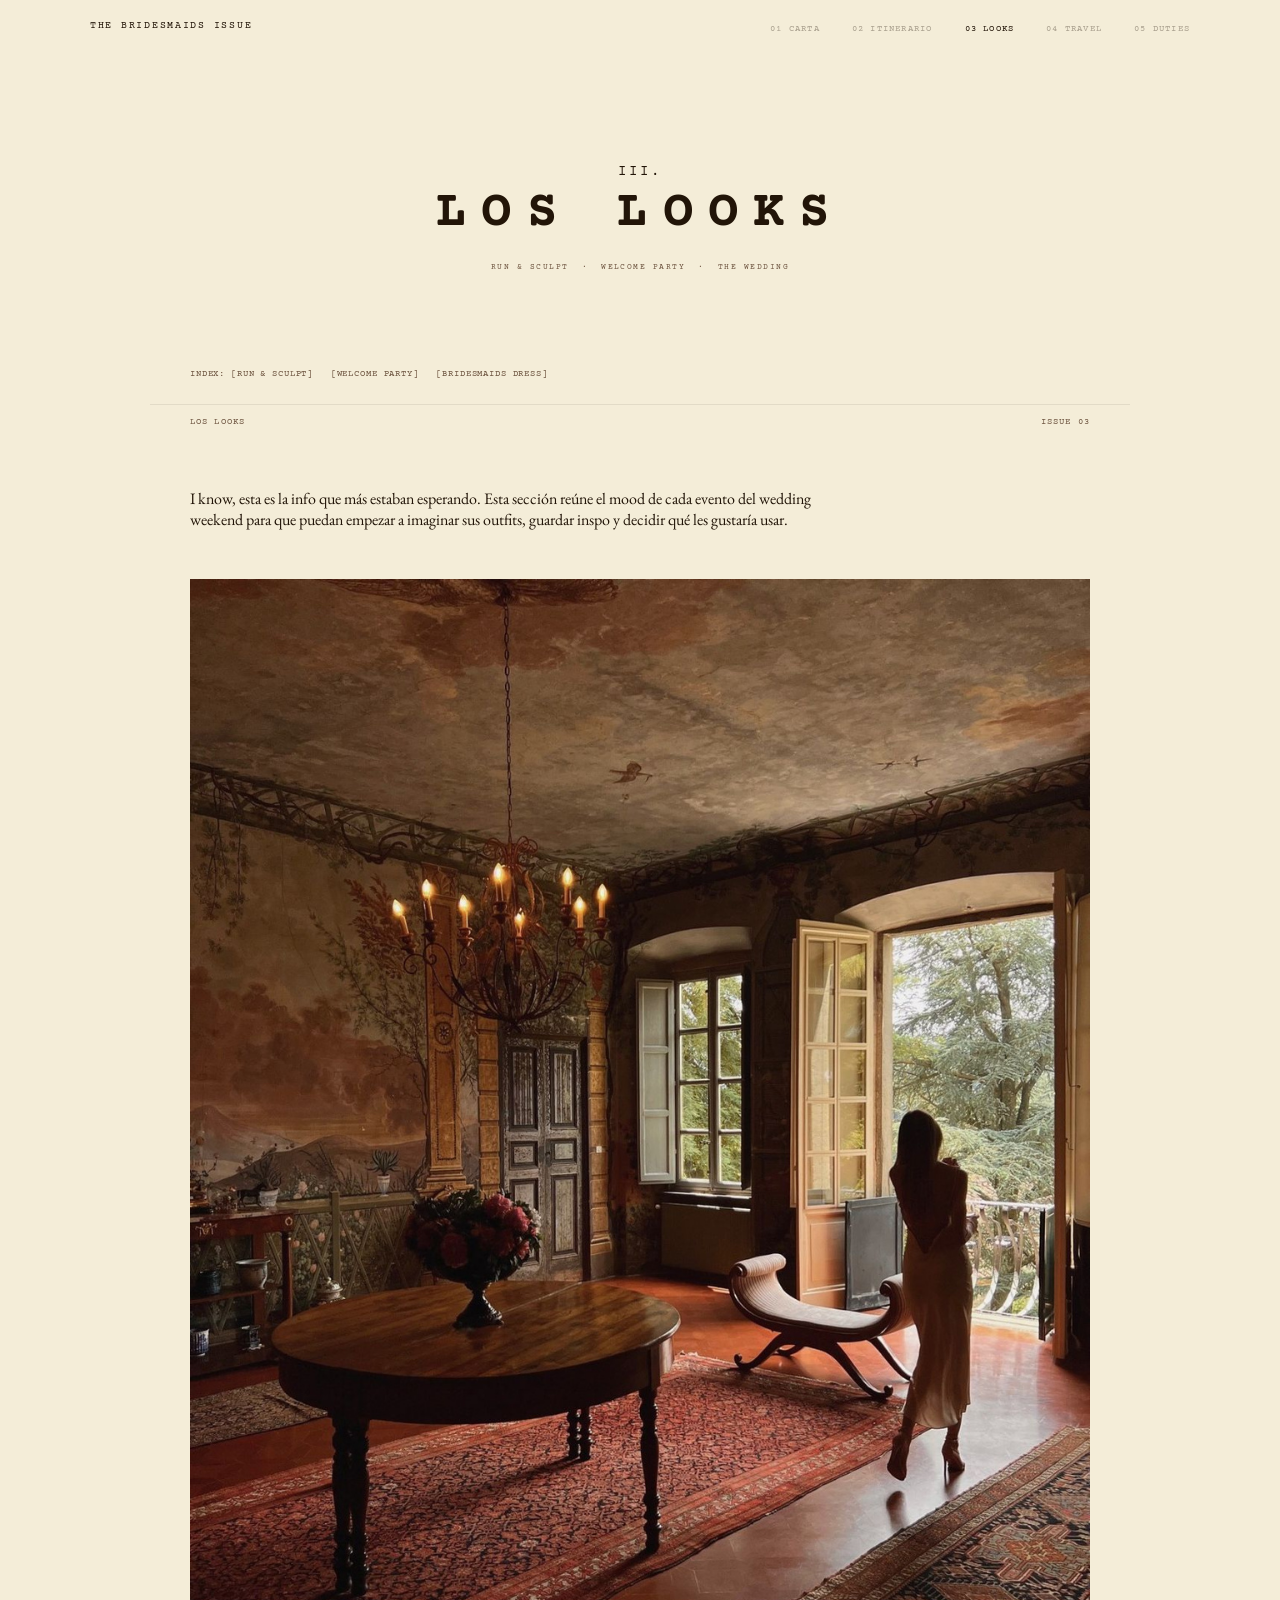
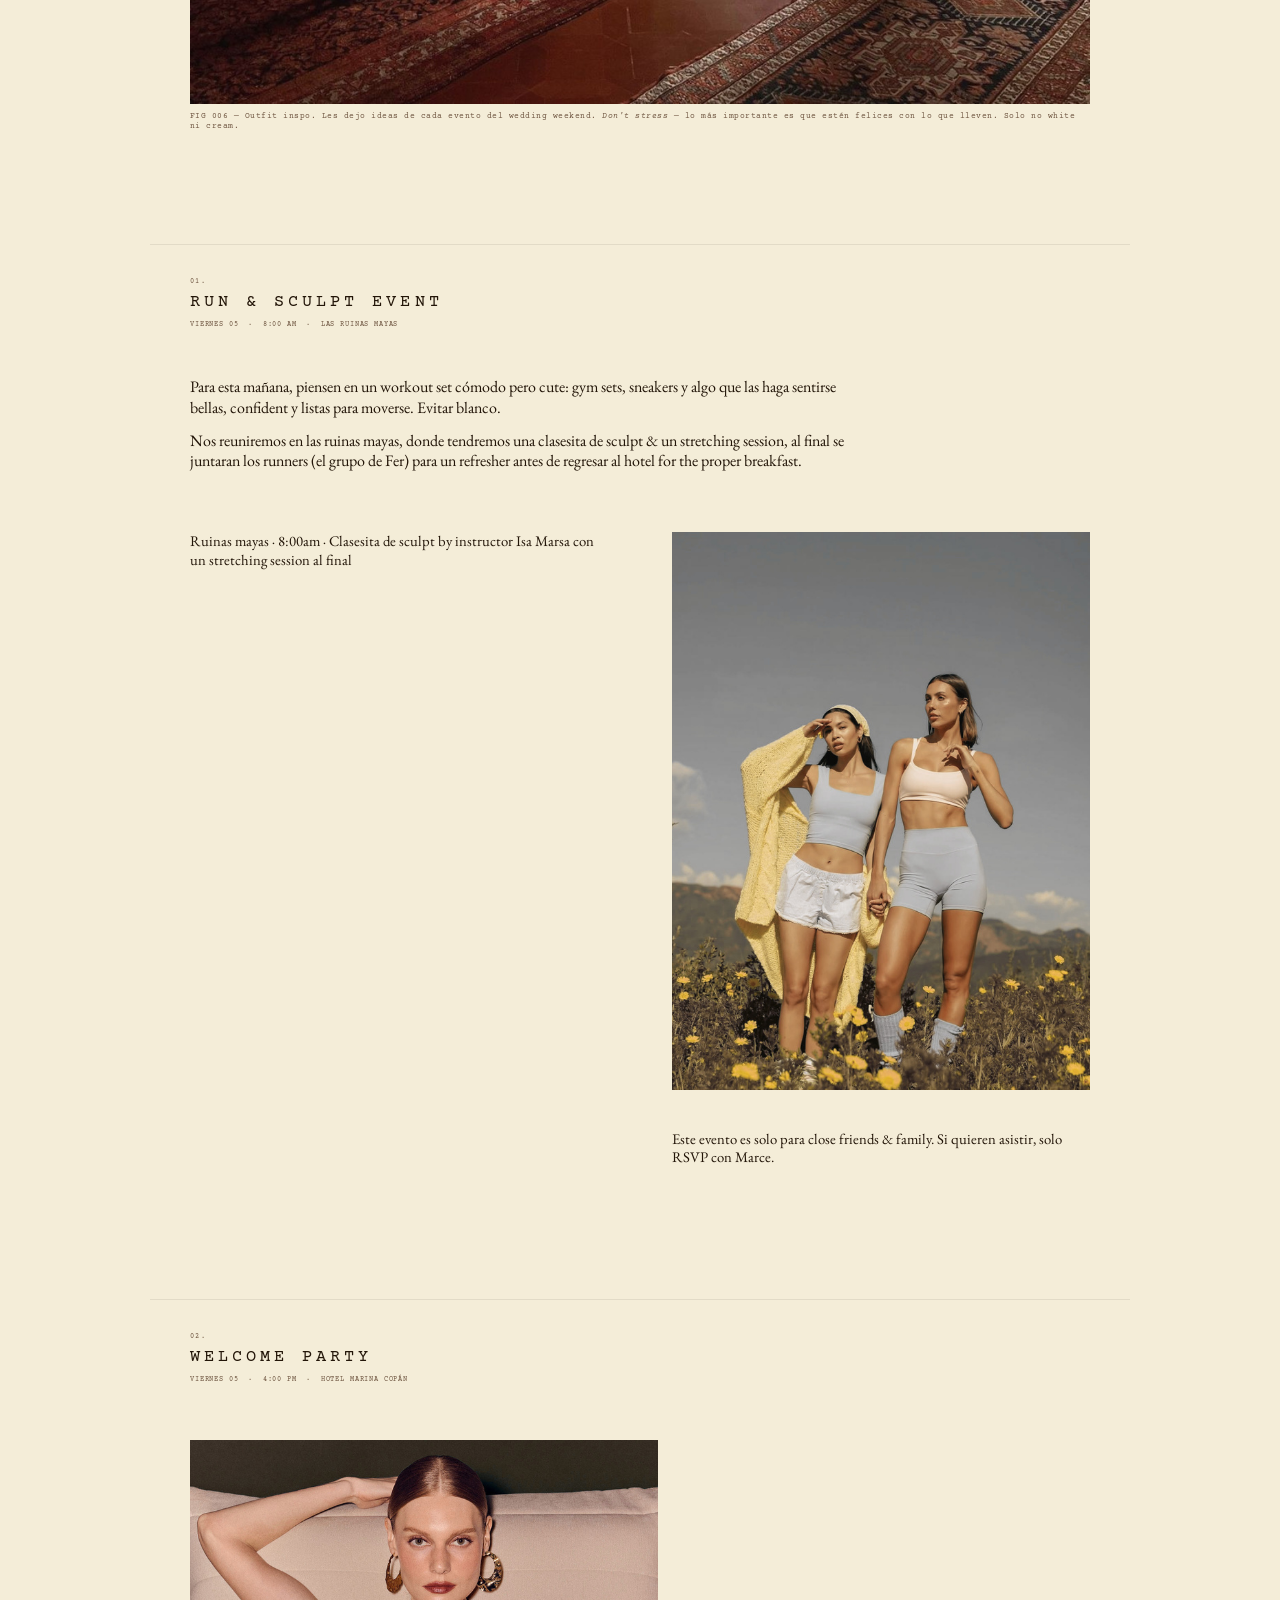
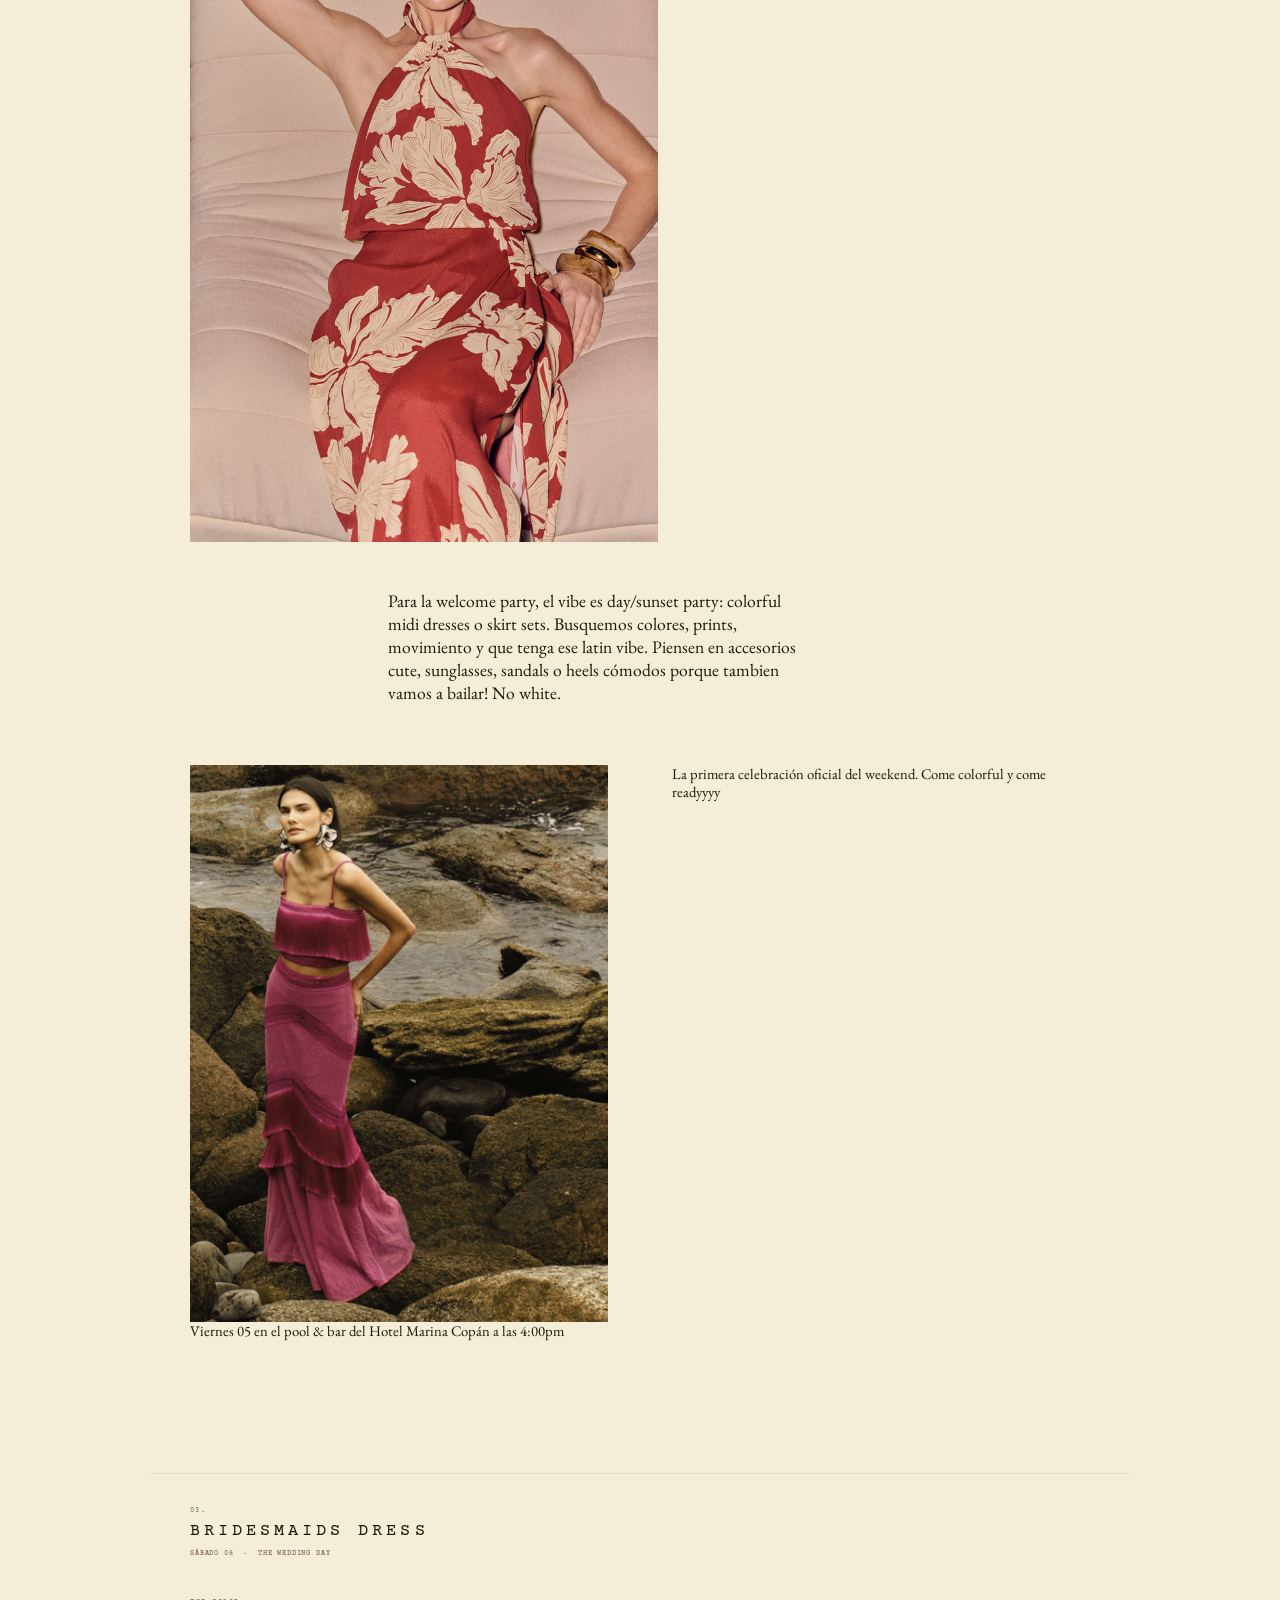
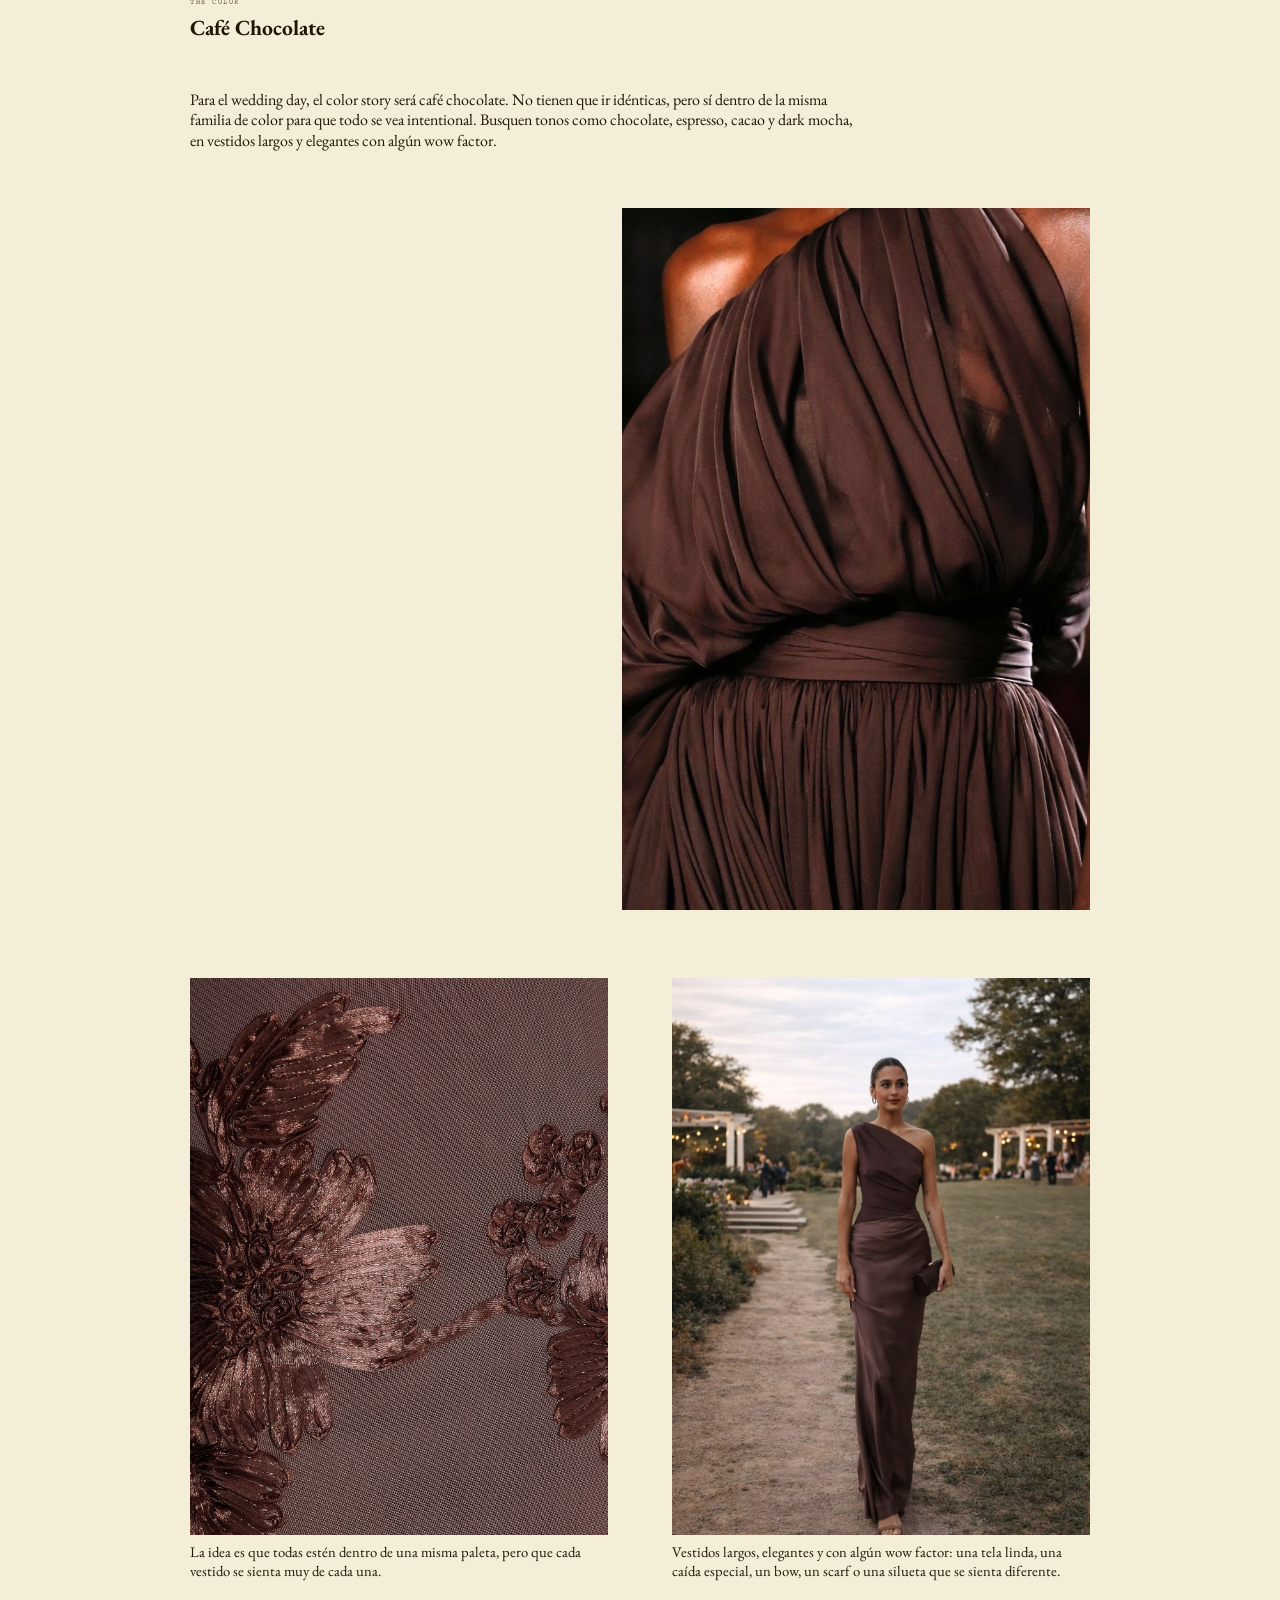
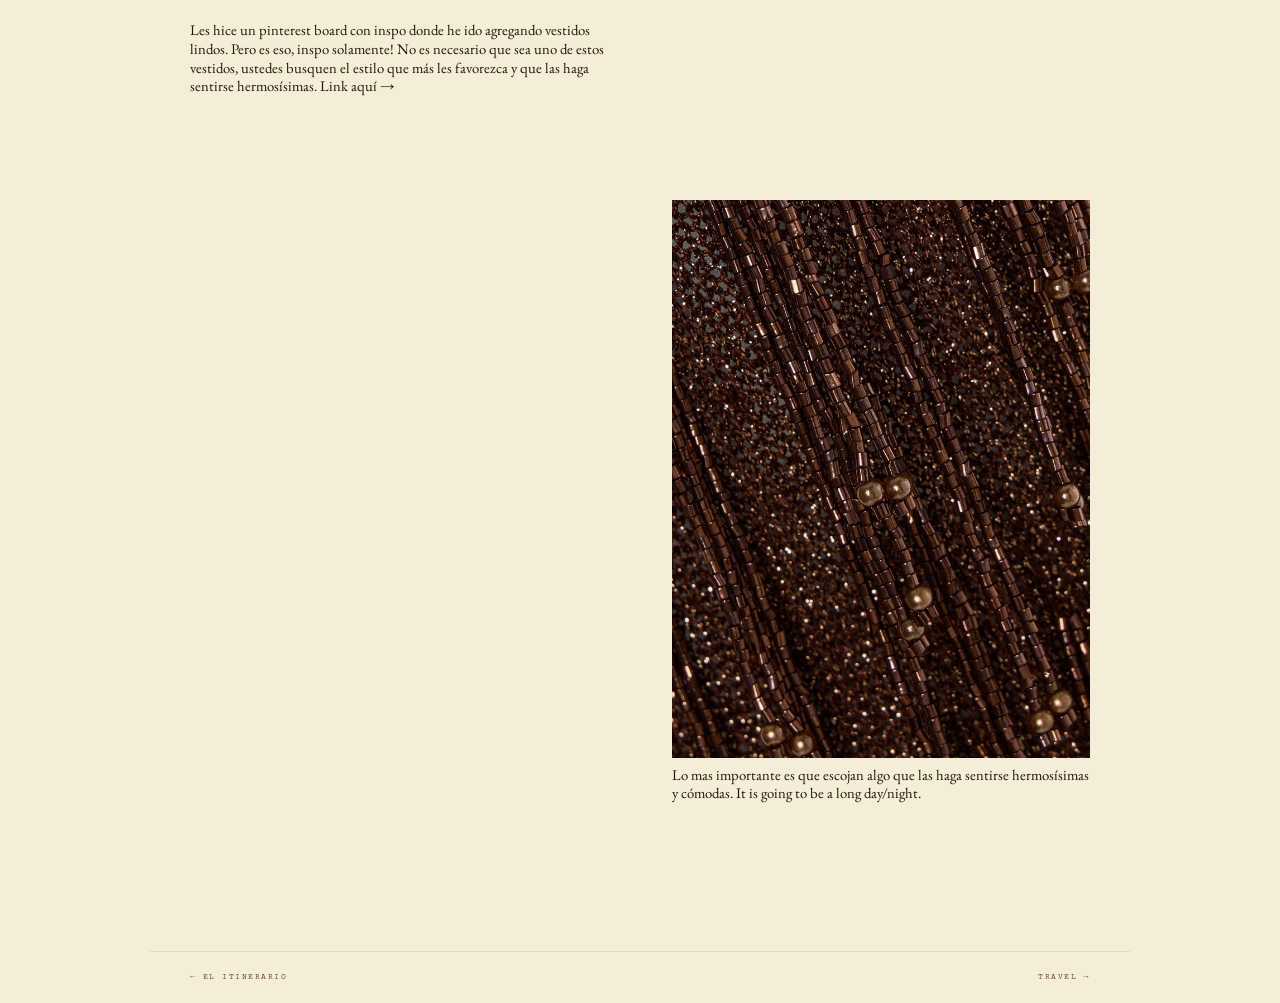
<file: outfits.html>
<!DOCTYPE html>
<html lang="es">
<head>
  <meta charset="UTF-8">
  <meta name="viewport" content="width=device-width, initial-scale=1.0">
  <title>Los Looks — The Bridesmaids Issue</title>
  <link rel="preconnect" href="https://fonts.googleapis.com">
  <link rel="preconnect" href="https://fonts.gstatic.com" crossorigin>
  <link href="https://fonts.googleapis.com/css2?family=EB+Garamond:ital,wght@0,400;0,500;1,400;1,500&family=Cormorant+Garamond:ital,wght@0,300;0,400;1,300;1,400&family=Alex+Brush&family=Courier+Prime:ital,wght@0,400;1,400&display=swap" rel="stylesheet">
  <link rel="stylesheet" href="styles.css">
</head>
<body>

  <nav class="nav" id="nav">
    <div class="nav-inner">
      <a href="index.html" class="nav-brand">The Bridesmaids Issue</a>
      <ul class="nav-links" role="list">
        <li><a href="carta.html">01 Carta</a></li>
        <li><a href="itinerary.html">02 Itinerario</a></li>
        <li><a href="outfits.html" class="active">03 Looks</a></li>
        <li><a href="travel.html">04 Travel</a></li>
        <li><a href="duties.html">05 Duties</a></li>
      </ul>
      <button class="nav-btn" id="navBtn" aria-label="Toggle menu" aria-expanded="false">Menu</button>
    </div>
  </nav>

  <div class="overlay" id="overlay" aria-hidden="true">
    <div class="overlay-top">
      <span class="overlay-brand">The Bridesmaids Issue</span>
      <button class="overlay-close" id="overlayClose" aria-label="Close menu">Close</button>
    </div>
    <nav class="overlay-nav" aria-label="Site navigation">
      <div class="overlay-item">
        <span class="overlay-item-num">I.</span>
        <a href="carta.html" class="overlay-link">La Carta</a>
      </div>
      <div class="overlay-item">
        <span class="overlay-item-num">II.</span>
        <a href="itinerary.html" class="overlay-link">El Itinerario</a>
      </div>
      <div class="overlay-item">
        <span class="overlay-item-num">III.</span>
        <a href="outfits.html" class="overlay-link">Los Looks</a>
      </div>
      <div class="overlay-item">
        <span class="overlay-item-num">IV.</span>
        <a href="travel.html" class="overlay-link">Travel</a>
      </div>
      <div class="overlay-item">
        <span class="overlay-item-num">V.</span>
        <a href="duties.html" class="overlay-link">Los Duties</a>
      </div>
    </nav>
    <div class="overlay-foot">
      <p>The Bridesmaids Issue &nbsp;·&nbsp; Feb. 06 2027 &nbsp;·&nbsp; Copán Ruinas, Honduras</p>
    </div>
  </div>

  <main class="page">

    <header class="ch">
      <span class="ch-num ri">III.</span>
      <h1 class="ch-title ri d1">Los Looks</h1>
      <span class="ch-sub ri d2">Run &amp; Sculpt &nbsp;·&nbsp; Welcome Party &nbsp;·&nbsp; The Wedding</span>
    </header>

    <div class="index-block ri">
      Index: <a href="#look-sculpt">[Run &amp; Sculpt]</a> &nbsp; <a href="#look-party">[Welcome Party]</a> &nbsp; <a href="#look-dress">[Bridesmaids Dress]</a>
    </div>

    <div class="meta-row ri d1">
      <span>Los Looks</span>
      <span>Issue 03</span>
    </div>

    <!-- Offset intro paragraph (carta-style) -->
    <div class="out-lede ri d2">
      <p>I know, esta es la info que más estaban esperando. Esta sección reúne el mood de cada evento del wedding weekend para que puedan empezar a imaginar sus outfits, guardar inspo y decidir qué les gustaría usar.</p>
    </div>

    <!-- Hero image -->
    <div class="out-fig ri" style="margin-top: 3rem;">
      <img src="images/img-006.jpg" alt="The Outfits — editorial inspo">
      <span class="fig-cap">FIG 006 — Outfit inspo. Les dejo ideas de cada evento del wedding weekend. <em>Don't stress</em> — lo más importante es que estén felices con lo que lleven. Solo no white ni cream.</span>
    </div>

    <!-- ── 01 RUN & SCULPT ─────────────────────────────────── -->
    <div class="out-sub ri" id="look-sculpt">
      <span class="out-sub-num">01.</span>
      <span class="out-sub-title">Run &amp; Sculpt Event</span>
      <span class="out-sub-when">Viernes 05 &nbsp;·&nbsp; 8:00 am &nbsp;·&nbsp; Las Ruinas Mayas</span>
    </div>

    <div class="out-para ri d1">
      <p>Para esta mañana, piensen en un workout set cómodo pero cute: gym sets, sneakers y algo que las haga sentirse bellas, confident y listas para moverse. Evitar blanco.</p>
      <p style="margin-top: 0.75rem;">Nos reuniremos en las ruinas mayas, donde tendremos una clasesita de sculpt &amp; un stretching session, al final se juntaran los runners (el grupo de Fer) para un refresher antes de regresar al hotel for the proper breakfast.</p>
    </div>

    <div class="out-4grid no-dividers ri d2">
      <div class="out-4grid-cell">
        <p>Ruinas mayas · 8:00am · Clasesita de sculpt by instructor Isa Marsa con un stretching session al final</p>
      </div>
      <div class="out-4grid-cell">
        <img src="images/img-007.jpg" alt="Run &amp; Sculpt outfit inspo">
      </div>
      <div class="out-4grid-cell">
      </div>
      <div class="out-4grid-cell">
        <p>Este evento es solo para close friends &amp; family. Si quieren asistir, solo RSVP con Marce.</p>
      </div>
    </div>

    <!-- ── 02 WELCOME PARTY ───────────────────────────────── -->
    <div class="out-sub ri" id="look-party">
      <span class="out-sub-num">02.</span>
      <span class="out-sub-title">Welcome Party</span>
      <span class="out-sub-when">Viernes 05 &nbsp;·&nbsp; 4:00 pm &nbsp;·&nbsp; Hotel Marina Copán</span>
    </div>

    <div class="out-dress-offset out-dress-left ri d1">
      <div class="out-dress-offset-inner">
        <img src="images/img-009.jpg" alt="Welcome Party outfit inspo">
      </div>
    </div>

    <div class="carta-letter-wrap ri d1">
      <p class="carta-letter-p">Para la welcome party, el vibe es day/sunset party: colorful midi dresses o skirt sets. Busquemos colores, prints, movimiento y que tenga ese latin vibe. Piensen en accesorios cute, sunglasses, sandals o heels cómodos porque tambien vamos a bailar! No white.</p>
    </div>

    <div class="out-4grid no-dividers ri d2">
      <div class="out-4grid-cell">
        <img src="images/img-010.jpg" alt="Welcome Party outfit inspo">
        <p>Viernes 05 en el pool &amp; bar del Hotel Marina Copán a las 4:00pm</p>
      </div>
      <div class="out-4grid-cell">
        <p>La primera celebración oficial del weekend. Come colorful y come readyyyy</p>
      </div>
    </div>

    <!-- ── 03 BRIDESMAIDS DRESS ───────────────────────────── -->
    <div class="out-sub ri" id="look-dress">
      <span class="out-sub-num">03.</span>
      <span class="out-sub-title">Bridesmaids Dress</span>
      <span class="out-sub-when">Sábado 06 &nbsp;·&nbsp; The Wedding Day</span>
    </div>

    <div class="out-color-block ri d1">
      <span class="out-color-eyebrow">The Color</span>
      <span class="out-color-name">Café Chocolate</span>
    </div>

    <div class="out-para ri d1">
      <p>Para el wedding day, el color story será café chocolate. No tienen que ir idénticas, pero sí dentro de la misma familia de color para que todo se vea intentional. Busquen tonos como chocolate, espresso, cacao y dark mocha, en vestidos largos y elegantes con algún wow factor.</p>
    </div>

    <div class="out-dress-offset ri d2">
      <div class="out-dress-offset-inner">
        <img src="images/dress1.jpg" alt="Bridesmaids dress inspo">
      </div>
    </div>

    <div class="out-notes-grid no-dividers ri">
      <div class="out-notes-cell">
        <img src="images/dress2.jpg" alt="Bridesmaids dress inspo">
        <p>La idea es que todas estén dentro de una misma paleta, pero que cada vestido se sienta muy de cada una.</p>
      </div>
      <div class="out-notes-cell">
        <img src="images/dress7.jpg" alt="Bridesmaids dress inspo">
        <p>Vestidos largos, elegantes y con algún wow factor: una tela linda, una caída especial, un bow, un scarf o una silueta que se sienta diferente.</p>
      </div>
      <div class="out-notes-cell">
        <p>Les hice un pinterest board con inspo donde he ido agregando vestidos lindos. Pero es eso, inspo solamente! No es necesario que sea uno de estos vestidos, ustedes busquen el estilo que más les favorezca y que las haga sentirse hermosísimas. <a href="https://pin.it/6WvlknDu7">Link aquí →</a></p>
      </div>
      <div class="out-notes-cell">
        <!-- empty -->
      </div>
    </div>

    <div class="out-notes-grid no-dividers ri" style="margin-top: 4rem; margin-bottom: 8rem;">
      <div class="out-notes-cell">
        <!-- empty -->
      </div>
      <div class="out-notes-cell">
        <img src="images/dress3.jpg" alt="Bridesmaids dress inspo">
        <p>Lo mas importante es que escojan algo que las haga sentirse hermosísimas y cómodas. It is going to be a long day/night.</p>
      </div>
    </div>

  </main>

  <div class="page-turn">
    <a href="itinerary.html">← El Itinerario</a>
    <a href="travel.html">Travel →</a>
  </div>


  <script src="main.js"></script>
</body>
</html>
</file>
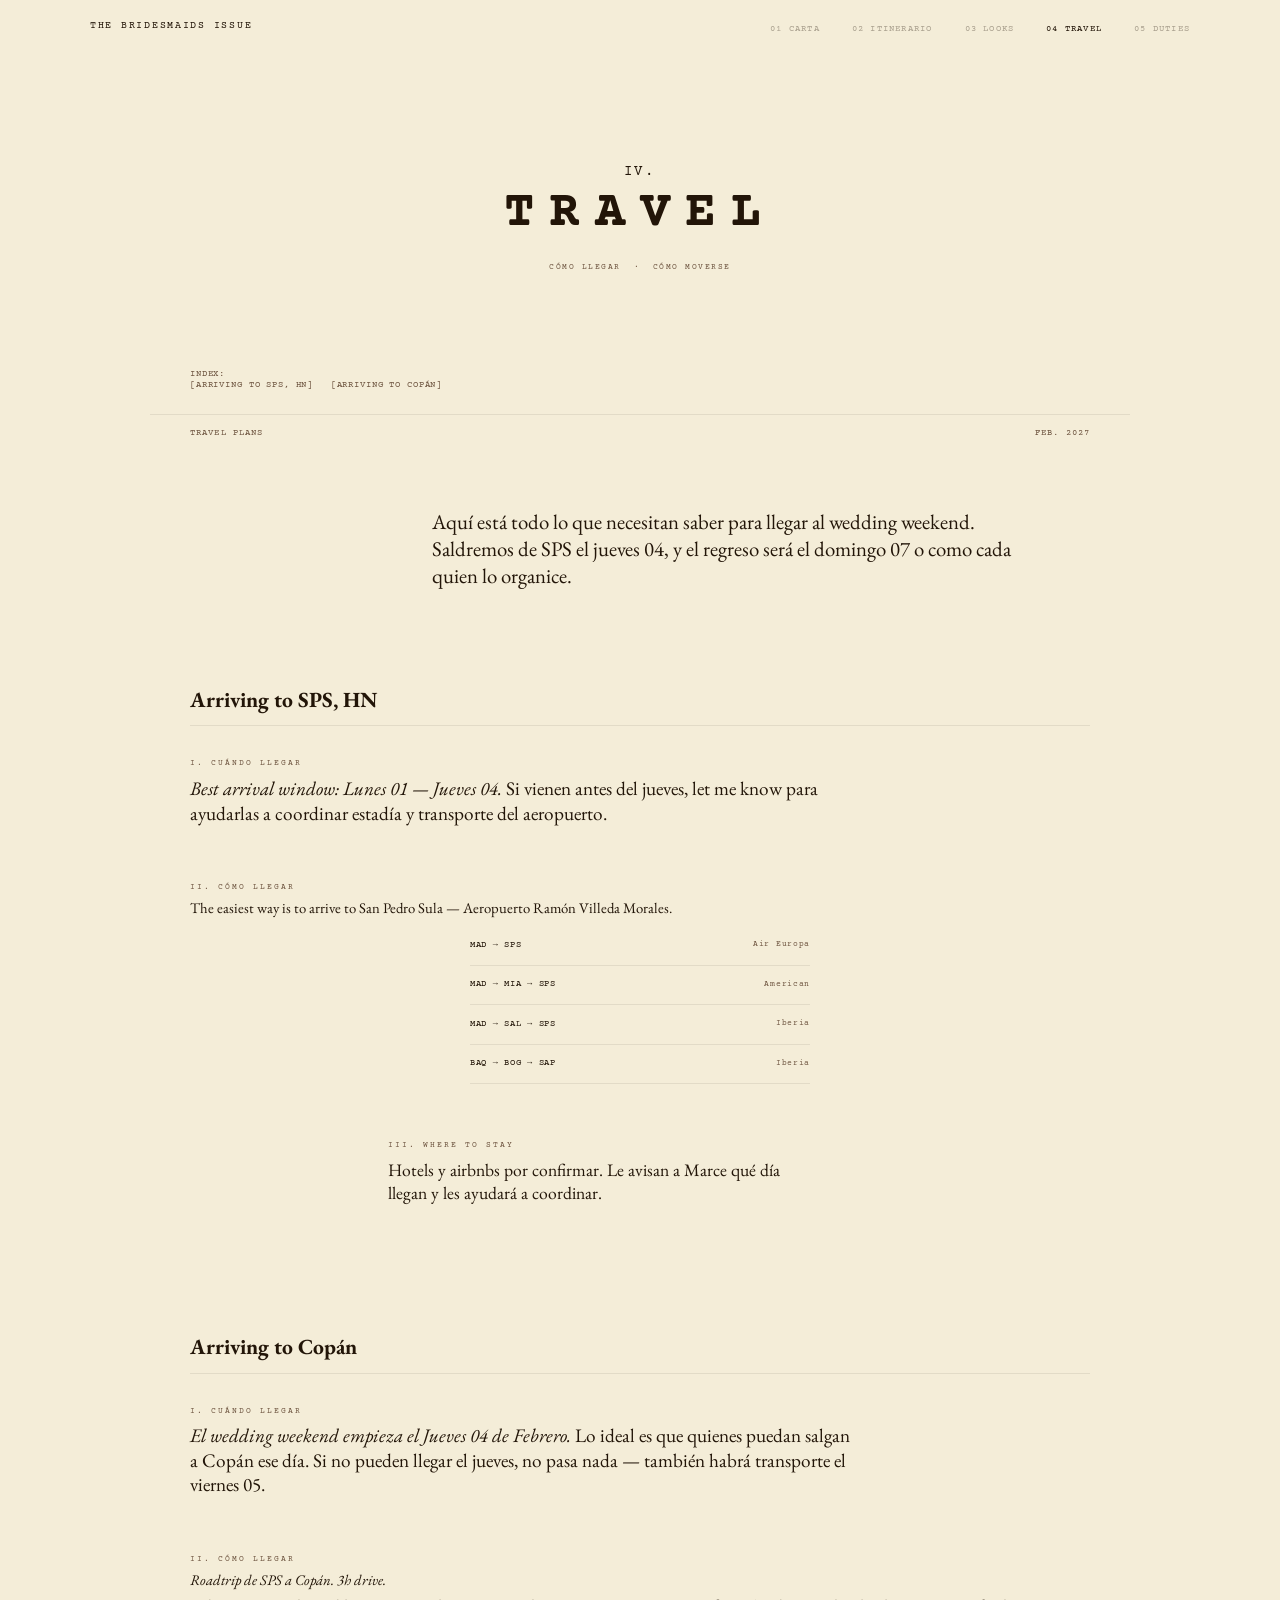
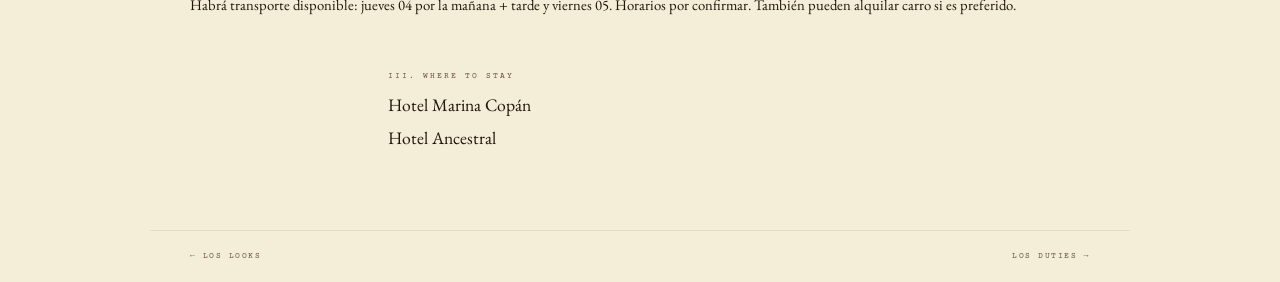
<file: travel.html>
<!DOCTYPE html>
<html lang="es">
<head>
  <meta charset="UTF-8">
  <meta name="viewport" content="width=device-width, initial-scale=1.0">
  <title>Travel — The Bridesmaids Issue</title>
  <link rel="preconnect" href="https://fonts.googleapis.com">
  <link rel="preconnect" href="https://fonts.gstatic.com" crossorigin>
  <link href="https://fonts.googleapis.com/css2?family=EB+Garamond:ital,wght@0,400;0,500;1,400;1,500&family=Cormorant+Garamond:ital,wght@0,300;0,400;1,300;1,400&family=Alex+Brush&family=Courier+Prime:ital,wght@0,400;1,400&display=swap" rel="stylesheet">
  <link rel="stylesheet" href="styles.css">
</head>
<body>

  <nav class="nav" id="nav">
    <div class="nav-inner">
      <a href="index.html" class="nav-brand">The Bridesmaids Issue</a>
      <ul class="nav-links" role="list">
        <li><a href="carta.html">01 Carta</a></li>
        <li><a href="itinerary.html">02 Itinerario</a></li>
        <li><a href="outfits.html">03 Looks</a></li>
        <li><a href="travel.html" class="active">04 Travel</a></li>
        <li><a href="duties.html">05 Duties</a></li>
      </ul>
      <button class="nav-btn" id="navBtn" aria-label="Toggle menu" aria-expanded="false">Menu</button>
    </div>
  </nav>

  <div class="overlay" id="overlay" aria-hidden="true">
    <div class="overlay-top">
      <span class="overlay-brand">The Bridesmaids Issue</span>
      <button class="overlay-close" id="overlayClose" aria-label="Close menu">Close</button>
    </div>
    <nav class="overlay-nav" aria-label="Site navigation">
      <div class="overlay-item">
        <span class="overlay-item-num">I.</span>
        <a href="carta.html" class="overlay-link">La Carta</a>
      </div>
      <div class="overlay-item">
        <span class="overlay-item-num">II.</span>
        <a href="itinerary.html" class="overlay-link">El Itinerario</a>
      </div>
      <div class="overlay-item">
        <span class="overlay-item-num">III.</span>
        <a href="outfits.html" class="overlay-link">Los Looks</a>
      </div>
      <div class="overlay-item">
        <span class="overlay-item-num">IV.</span>
        <a href="travel.html" class="overlay-link">Travel</a>
      </div>
      <div class="overlay-item">
        <span class="overlay-item-num">V.</span>
        <a href="duties.html" class="overlay-link">Los Duties</a>
      </div>
    </nav>
    <div class="overlay-foot">
      <p>The Bridesmaids Issue &nbsp;·&nbsp; Feb. 06 2027 &nbsp;·&nbsp; Copán Ruinas, Honduras</p>
    </div>
  </div>

  <main class="page">

    <header class="ch">
      <span class="ch-num ri">IV.</span>
      <h1 class="ch-title ri d1">Travel</h1>
      <span class="ch-sub ri d2">Cómo llegar &nbsp;·&nbsp; Cómo moverse</span>
    </header>

    <div class="index-block ri">
      Index:<br>
      <a href="#tr-sps">[Arriving to SPS, HN]</a> &nbsp; <a href="#tr-copan">[Arriving to Copán]</a>
    </div>

    <div class="meta-row ri d1">
      <span>Travel Plans</span>
      <span>Feb. 2027</span>
    </div>

    <!-- Intro prose -->
    <div class="article ri" style="padding-bottom: 2rem;">
      <p>Aquí está todo lo que necesitan saber para llegar al wedding weekend. Saldremos de SPS el jueves 04, y el regreso será el domingo 07 o como cada quien lo organice.</p>
    </div>

    <!-- Two-col travel info -->
    <div class="tr-grid">

      <div class="tr-col ri" id="tr-sps">

        <div class="page-text">
          <h3 class="tr-col-title">Arriving to SPS, HN</h3>
          <span class="tr-mod-lbl" style="margin-top: 2rem; display: block;">I. Cuándo llegar</span>
        </div>
        <div class="it-intro ri d1" style="margin-top: 0.5rem;">
          <p><em>Best arrival window: Lunes 01 — Jueves 04.</em> Si vienen antes del jueves, let me know para ayudarlas a coordinar estadía y transporte del aeropuerto.</p>
        </div>

        <div class="page-text" style="margin-top: 3.5rem;">
          <span class="tr-mod-lbl">II. Cómo llegar</span>
          <p style="font-size: 0.92rem; line-height: 1.28; margin: 0.4rem 0 0.3rem;">The easiest way is to arrive to San Pedro Sula — Aeropuerto Ramón Villeda Morales.</p>
          <div class="routes">
            <div class="route-row"><span class="route-path">MAD → SPS</span><span class="route-airline">Air Europa</span></div>
            <div class="route-row"><span class="route-path">MAD → MIA → SPS</span><span class="route-airline">American</span></div>
            <div class="route-row"><span class="route-path">MAD → SAL → SPS</span><span class="route-airline">Iberia</span></div>
            <div class="route-row"><span class="route-path">BAQ → BOG → SAP</span><span class="route-airline">Iberia</span></div>
          </div>
        </div>

        <div class="carta-letter-wrap ri d1" style="margin-top: 3.5rem;">
          <span class="tr-mod-lbl carta-letter-p" style="display: block; margin-bottom: 0.5rem;">III. Where to stay</span>
          <p class="carta-letter-p">Hotels y airbnbs por confirmar. Le avisan a Marce qué día llegan y les ayudará a coordinar.</p>
        </div>

      </div>

      <div class="tr-col ri d1" id="tr-copan">

        <div class="page-text">
          <h3 class="tr-col-title">Arriving to Copán</h3>
          <span class="tr-mod-lbl" style="margin-top: 2rem; display: block;">I. Cuándo llegar</span>
        </div>
        <div class="it-intro ri d1" style="margin-top: 0.5rem;">
          <p><em>El wedding weekend empieza el Jueves 04 de Febrero.</em> Lo ideal es que quienes puedan salgan a Copán ese día. Si no pueden llegar el jueves, no pasa nada — también habrá transporte el viernes 05.</p>
        </div>

        <div class="page-text" style="margin-top: 3.5rem;">
          <span class="tr-mod-lbl">II. Cómo llegar</span>
          <p style="font-size: 0.92rem; line-height: 1.28; margin: 0.4rem 0 0.3rem;"><em>Roadtrip de SPS a Copán. 3h drive.</em></p>
          <p style="font-size: 0.92rem; line-height: 1.28; margin: 0.4rem 0 0.3rem;">Habrá transporte disponible: jueves 04 por la mañana + tarde y viernes 05. Horarios por confirmar. También pueden alquilar carro si es preferido.</p>
        </div>

        <div class="carta-letter-wrap ri d1" style="margin-top: 3.5rem;">
          <span class="tr-mod-lbl carta-letter-p" style="display: block; margin-bottom: 0.75rem;">III. Where to stay</span>
          <p class="carta-letter-p"><a href="https://hotelmarinacopan.com/" target="_blank" rel="noopener" style="color: inherit;">Hotel Marina Copán</a></p>
          <p class="carta-letter-p"><a href="https://ancestralcopan.com/es/" target="_blank" rel="noopener" style="color: inherit;">Hotel Ancestral</a></p>
        </div>

      </div>

    </div>


  </main>

  <div class="page-turn">
    <a href="outfits.html">← Los Looks</a>
    <a href="duties.html">Los Duties →</a>
  </div>


  <script src="main.js"></script>
</body>
</html>
</file>
<file: styles.css>
/* ===============================================================
   THE BRIDESMAIDS ISSUE
   Aesthetic reference: Field Studies Flora
   =============================================================== */

:root {
  --cream: #F4EDD8;
  --text:  #221508;
  --muted: #6E5540;
  --rule:  rgba(34, 21, 8, 0.08);

  --serif:   'EB Garamond', Georgia, serif;
  --display: 'Cormorant Garamond', Georgia, serif;
  --script:  'Alex Brush', cursive;
  --mono:    'Courier Prime', 'Courier New', monospace;

  --ease: cubic-bezier(0.25, 0.46, 0.45, 0.94);
}

*, *::before, *::after { box-sizing: border-box; margin: 0; padding: 0; }
html { scroll-behavior: smooth; -webkit-text-size-adjust: 100%; }

body {
  background: var(--cream);
  color: var(--text);
  font-family: var(--serif);
  font-size: 1rem;
  line-height: 1.3;
  overflow-x: hidden;
  animation: pgIn 0.45s ease both;
}

@keyframes pgIn { from { opacity: 0; } to { opacity: 1; } }

img { display: block; max-width: 100%; height: auto; }
a   { color: inherit; text-decoration: none; }

/* Scroll reveal */
.ri { opacity: 0; transform: translateY(8px); transition: opacity 0.9s var(--ease), transform 0.9s var(--ease); }
.ri.in { opacity: 1; transform: none; }
.ri.d1 { transition-delay: 0.1s; }
.ri.d2 { transition-delay: 0.22s; }
.ri.d3 { transition-delay: 0.36s; }

/* ===============================================================
   NAV — Field Studies Flora: brand left, MENU right
   Flat against page, same cream color, no border
   =============================================================== */
.nav {
  position: fixed;
  top: 0; left: 0; right: 0;
  z-index: 100;
  padding: 1rem 2rem;
  background: var(--cream);
}

.nav-inner {
  display: flex;
  align-items: center;
  justify-content: space-between;
  max-width: 1100px;
  margin: 0 auto;
}

.nav-brand {
  font-family: var(--mono);
  font-size: 0.6rem;
  letter-spacing: 0.18em;
  text-transform: uppercase;
  color: var(--text);
}

/* Desktop links — small mono, barely there */
.nav-links { display: none; list-style: none; gap: 2rem; }

@media (min-width: 900px) {
  .nav-links { display: flex; }
}

.nav-links a {
  font-family: var(--mono);
  font-size: 0.54rem;
  letter-spacing: 0.14em;
  text-transform: uppercase;
  color: var(--text);
  opacity: 0.35;
  transition: opacity 0.2s;
}

.nav-links a:hover,
.nav-links a.active { opacity: 1; }

/* MENU button — plain text, like Field Studies Flora */
.nav-btn {
  font-family: var(--mono);
  font-size: 0.6rem;
  letter-spacing: 0.2em;
  text-transform: uppercase;
  color: var(--text);
  background: none;
  border: none;
  cursor: pointer;
  padding: 0;
}

@media (min-width: 900px) { .nav-btn { display: none; } }

/* ── OVERLAY MENU — Field Studies Flora style: cream, left-aligned ── */
.overlay {
  position: fixed;
  inset: 0;
  background: var(--cream);
  z-index: 101;
  display: flex;
  flex-direction: column;
  opacity: 0;
  pointer-events: none;
  transition: opacity 0.28s ease;
}

.overlay.open { opacity: 1; pointer-events: all; }

/* Top bar mirrors the nav */
.overlay-top {
  display: flex;
  align-items: center;
  justify-content: space-between;
  padding: 1rem 2rem;
  flex-shrink: 0;
}

.overlay-brand {
  font-family: var(--mono);
  font-size: 0.6rem;
  letter-spacing: 0.18em;
  text-transform: uppercase;
  color: var(--text);
}

.overlay-close {
  font-family: var(--mono);
  font-size: 0.6rem;
  letter-spacing: 0.2em;
  text-transform: uppercase;
  color: var(--text);
  background: none;
  border: none;
  cursor: pointer;
  padding: 0;
}

/* Numbered nav list */
.overlay-nav {
  flex: 1;
  padding: 2rem 2.5rem;
  display: flex;
  flex-direction: column;
  justify-content: center;
  overflow-y: auto;
}

.overlay-item {
  display: flex;
  align-items: baseline;
  gap: 1.5rem;
  padding: 1.15rem 0;
  border-bottom: 1px solid var(--rule);
}

.overlay-item:first-child { border-top: 1px solid var(--rule); }

.overlay-item-num {
  font-family: var(--mono);
  font-size: 0.52rem;
  letter-spacing: 0.08em;
  color: var(--muted);
  min-width: 1.5rem;
}

.overlay-link {
  font-family: var(--mono);
  font-size: clamp(0.85rem, 3.5vw, 1.1rem);
  letter-spacing: 0.22em;
  text-transform: uppercase;
  color: var(--text);
  transition: opacity 0.2s;
}

.overlay-link:hover { opacity: 0.4; }

/* Bottom metadata */
.overlay-foot {
  padding: 1.25rem 2.5rem 2rem;
}

.overlay-foot p {
  font-family: var(--mono);
  font-size: 0.5rem;
  letter-spacing: 0.12em;
  text-transform: uppercase;
  color: var(--muted);
  opacity: 0.5;
  line-height: 1.2;
}

/* ===============================================================
   PAGE + LAYOUT CONTAINERS
   =============================================================== */
.page { padding-top: 3.25rem; }

.w     { max-width: 980px; margin: 0 auto; padding: 0 2.5rem; }
.w-mid { max-width: 820px; margin: 0 auto; padding: 0 2.5rem; }

/* ===============================================================
   CHAPTER HEADER — same Courier font as nav, just LARGE
   Like "V. / SUMMER" in Field Studies Flora
   =============================================================== */
.ch {
  text-align: center;
  padding: 7rem 2rem 6rem;
}

.ch-num {
  font-family: var(--mono);
  font-size: clamp(0.7rem, 1.4vw, 0.85rem);
  letter-spacing: 0.22em;
  color: var(--text);
  display: block;
  margin-bottom: 0.25rem;
}

.ch-title {
  font-family: var(--mono);
  font-size: clamp(1.85rem, 5vw, 3.2rem);
  letter-spacing: 0.28em;
  text-transform: uppercase;
  line-height: 1.1;
  color: var(--text);
}

.ch-sub {
  font-family: var(--mono);
  font-size: 0.52rem;
  letter-spacing: 0.18em;
  text-transform: uppercase;
  color: var(--muted);
  display: block;
  margin-top: 1.25rem;
}

/* ===============================================================
   META ROW — label left, value right — tiny mono, with top rule
   Like "MUD AND CLAYMATION    07/05/2025" in Field Studies Flora
   =============================================================== */
.meta-row {
  display: flex;
  justify-content: space-between;
  align-items: baseline;
  gap: 1rem;
  padding: 0.8rem 2.5rem;
  border-top: 1px solid var(--rule);
  max-width: 980px;
  margin: 0 auto;
  font-family: var(--mono);
  font-size: 0.54rem;
  letter-spacing: 0.13em;
  text-transform: uppercase;
  color: var(--muted);
}

/* INDEX block — like "INDEX: [article 1] [article 2]" */
.index-block {
  max-width: 980px;
  margin: 0 auto;
  padding: 0 2.5rem 1.5rem;
  font-family: var(--mono);
  font-size: 0.54rem;
  letter-spacing: 0.1em;
  text-transform: uppercase;
  color: var(--muted);
  line-height: 1.25;
}
.index-block a { color: inherit; text-decoration: none; }
.index-block a:hover { text-decoration: underline; text-underline-offset: 2px; }

/* ===============================================================
   FIGURE TYPES
   =============================================================== */

/* Full-bleed image (edge to edge) */
.fig-bleed img {
  width: 100%;
  max-height: 55vh;
  object-fit: cover;
}

/* Full-width within container */
.fig-full {
  max-width: 980px;
  margin: 0 auto;
  padding: 0 2.5rem;
}

.fig-full img { width: 100%; }

/* Right-offset figure — pushed to right ~55% of container */
.fig-r {
  max-width: 980px;
  margin: 4rem auto;
  padding: 0 2.5rem;
}

@media (min-width: 700px) {
  .fig-r { padding-left: 44%; }
}

.fig-r img { width: 100%; }

/* Caption for all figure types */
.fig-cap {
  font-family: var(--mono);
  font-size: 0.52rem;
  letter-spacing: 0.06em;
  color: var(--muted);
  display: block;
  margin-top: 0.5rem;
  line-height: 1.2;
}

/* ===============================================================
   ARTICLE PROSE — large EB Garamond, left-indented on desktop
   Like body paragraphs in Field Studies Flora
   =============================================================== */
.article {
  max-width: 980px;
  margin: 0 auto;
  padding: 3.5rem 2.5rem;
}

@media (min-width: 700px) {
  .article { padding-left: 22%; padding-right: 6%; }
}

.article p {
  font-size: clamp(1.05rem, 2.1vw, 1.3rem);
  line-height: 1.3;
  margin-bottom: 1rem;
}

.article p:last-child { margin-bottom: 0; }

.article em,
.article-italic p { font-style: italic; }

/* ===============================================================
   EDITORIAL TEXT BLOCKS — staggered positions, FSF composition
   art-l  left column, capped width (opens right side)
   art-m  classic ~22% indent — the main reading column
   art-r  right-pushed — secondary voice, starts at ~38%
   art-n  narrow muted note — small italic annotation
   art-pull  large feature/pull text
   =============================================================== */

.art-l, .art-m, .art-r, .art-n, .art-pull, .art-pull-roman {
  padding-top: 1.75rem;
}

.art-l p, .art-m p, .art-r p, .art-n p, .art-pull p, .art-pull-roman p { margin: 0; }

.art-l p {
  max-width: 500px;
  font-size: clamp(1rem, 2vw, 1.2rem);
  line-height: 1.3;
}

@media (min-width: 700px) { .art-m { padding-left: 22%; } }
.art-m p {
  font-size: clamp(1.05rem, 2.1vw, 1.25rem);
  line-height: 1.3;
}

@media (min-width: 700px) { .art-r { padding-left: 38%; } }
.art-r p {
  font-size: clamp(0.94rem, 1.8vw, 1.1rem);
  line-height: 1.28;
}

@media (min-width: 700px) { .art-n { padding-left: 22%; } }
.art-n p {
  max-width: 380px;
  font-size: 0.84rem;
  line-height: 1.25;
  color: var(--muted);
  font-style: italic;
}

@media (min-width: 700px) { .art-pull { padding-right: 10%; } }
.art-pull p {
  font-size: clamp(1.25rem, 3.5vw, 1.9rem);
  line-height: 1.22;
  font-style: italic;
}

@media (min-width: 700px) { .art-pull-roman { padding-right: 10%; } }
.art-pull-roman p {
  font-size: clamp(1.25rem, 3.5vw, 1.9rem);
  line-height: 1.22;
}

/* Wrapper for editorial blocks used outside .out-section */
.page-text {
  max-width: 980px;
  margin: 0 auto;
  padding: 0 2.5rem;
}

/* ===============================================================
   PAGE-TURN (bottom navigation)
   =============================================================== */
.page-turn {
  display: flex;
  justify-content: space-between;
  align-items: center;
  max-width: 980px;
  margin: 5rem auto 0;
  padding: 1.25rem 2.5rem;
  border-top: 1px solid var(--rule);
}

.page-turn a {
  font-family: var(--mono);
  font-size: 0.52rem;
  letter-spacing: 0.18em;
  text-transform: uppercase;
  color: var(--muted);
  transition: opacity 0.2s;
}

.page-turn a:hover { opacity: 0.5; }

/* ===============================================================
   FOOTER — minimal, just metadata
   =============================================================== */
.foot {
  padding: 2rem 2.5rem 3rem;
  text-align: center;
}

.foot p {
  font-family: var(--mono);
  font-size: 0.52rem;
  letter-spacing: 0.16em;
  text-transform: uppercase;
  color: var(--muted);
  opacity: 0.5;
  line-height: 2.2;
}

/* ===============================================================
   LA CARTA PAGE
   =============================================================== */

/* Two-col: sticky image left + letter text right */
.carta {
  display: grid;
  grid-template-columns: 1fr;
  gap: 3rem;
  max-width: 980px;
  margin: 0 auto;
  padding: 1rem 2.5rem 5rem;
}

@media (min-width: 720px) {
  .carta {
    grid-template-columns: 1fr 1.15fr;
    gap: 5rem;
    align-items: start;
    padding: 1rem 3rem 6rem;
  }
}

.carta-img { max-width: 360px; }

@media (min-width: 720px) {
  .carta-img { max-width: 100%; position: sticky; top: 4.5rem; }
}

.mag-spread {
  width: 100%;
  box-shadow: 0 2px 16px rgba(34,21,8,0.06), 0 10px 38px rgba(34,21,8,0.05);
  transform: rotate(-1.5deg);
}

.carta-text { }

.carta-text p {
  font-size: clamp(1rem, 2vw, 1.15rem);
  line-height: 1.3;
  margin-bottom: 0.8rem;
}

.carta-sign {
  margin-top: 2.5rem;
  padding-top: 1.5rem;
  border-top: 1px solid var(--rule);
}

.sign-close {
  font-family: var(--serif);
  font-size: clamp(0.95rem, 2vw, 1.1rem);
  color: var(--text);
  display: block;
  margin-bottom: 0.1rem;
}

.sign-name {
  font-family: var(--serif);
  font-size: clamp(0.95rem, 2vw, 1.1rem);
  color: var(--text);
  line-height: 1.32;
  display: block;
  margin-top: 0.5rem;
}

.carta-note {
  margin-top: 1.75rem;
  font-size: 0.88rem;
  font-style: italic;
  color: var(--muted);
  line-height: 1.22;
}

/* ── Carta: tall full-height intro (FSF style) ── */
.ch-carta {
  min-height: 74vh;
  padding: 4rem 2rem 3rem;
  display: flex;
  flex-direction: column;
  align-items: center;
  justify-content: center;
}


/* ── Carta: offset letter paragraph + attached signature ── */
.carta-letter-wrap {
  max-width: 980px;
  margin: 3rem auto 0;
  padding: 0 2.5rem;
}

.carta-letter-p {
  margin-left: 36vw;
  width: 50vw;
  max-width: 230px;
  box-sizing: border-box;
  font-size: clamp(0.95rem, 2vw, 1.1rem);
  line-height: 1.3;
  margin-bottom: 0.65rem;
}

.carta-sig-attached {
  margin-top: 10px;
  margin-left: 36vw;
}

@media (min-width: 680px) {
  .ch-carta {
    min-height: 0;
    padding: 7rem 2rem 6rem;
  }
  .carta-letter-p {
    margin-left: 22%;
    width: auto;
    max-width: 46%;
  }
  .carta-sig-attached {
    margin-left: 22%;
  }
}

/* ── Carta: image after signature ── */
.carta-pic {
  max-width: 980px;
  margin: 4rem auto 0;
  padding: 0 2.5rem;
}

.carta-pic img { width: 100%; display: block; }

.carta-pic .fig-cap { max-width: 480px; }

/* ── Carta: archive detail grid ── */
.carta-archive {
  max-width: 980px;
  margin-left: auto;
  margin-right: auto;
  padding: 0 1.25rem;
  display: grid;
  grid-template-columns: 1fr 1fr;
  gap: 0;
  align-items: start;
}

.carta-arch-entry:nth-child(odd)  { padding-right: 0.75rem; }
.carta-arch-entry:nth-child(even) { padding-left: 0.75rem; margin-top: 3.5rem; }

@media (min-width: 680px) {
  .carta-archive { padding: 0 2.5rem; }
  .carta-arch-entry:nth-child(odd)  { padding-right: 4rem; }
  .carta-arch-entry:nth-child(even) { padding-left: 4rem; margin-top: 5rem; }
}

.carta-arch-entry {
  padding-top: 1.25rem;
  border-top: 1px solid var(--rule);
}

.carta-arch-cat {
  font-family: var(--mono);
  font-size: 0.52rem;
  letter-spacing: 0.18em;
  text-transform: uppercase;
  color: var(--muted);
  display: block;
  margin-bottom: 0.5rem;
}

.carta-arch-img {
  width: 100%;
  aspect-ratio: 3/4;
  object-fit: cover;
  display: block;
}

.carta-arch-desc {
  font-size: clamp(0.9rem, 1.6vw, 1rem);
  line-height: 1.28;
  margin-top: 0.75rem;
}

/* ── Shared FSF "continued reading" archive grid ── */
.arch-grid {
  max-width: 980px;
  margin: 0 auto;
  padding: 0 1.5rem;
  display: grid;
  grid-template-columns: 1fr 1fr;
  gap: 0;
  align-items: start;
}

@media (min-width: 680px) {
  .arch-grid { padding: 0 2.5rem; }
}

.arch-entry {
  padding: 1rem 0 2rem;
  border-top: 1px solid var(--rule);
}

.arch-entry:nth-child(odd) {
  padding-right: 1rem;
  border-right: 1px solid var(--rule);
}

.arch-entry:nth-child(even) {
  padding-left: 1rem;
}

@media (min-width: 680px) {
  .arch-entry:nth-child(odd)  { padding-right: 2rem; }
  .arch-entry:nth-child(even) { padding-left: 2rem; }
}

.arch-grid.no-dividers .arch-entry {
  border: none;
}

.arch-label {
  font-family: var(--mono);
  font-size: 0.46rem;
  letter-spacing: 0.12em;
  text-transform: uppercase;
  color: var(--muted);
  display: block;
  margin-bottom: 0.5rem;
}

.arch-when {
  font-family: var(--mono);
  font-size: 0.44rem;
  letter-spacing: 0.1em;
  text-transform: uppercase;
  color: var(--muted);
  display: block;
  margin-bottom: 0.6rem;
}

.arch-img {
  width: 100%;
  aspect-ratio: 4/3;
  object-fit: cover;
  object-position: center;
  display: block;
}

.arch-desc {
  font-size: clamp(0.82rem, 1.5vw, 0.92rem);
  line-height: 1.28;
  margin-top: 0.6rem;
}

/* Important Details section */
.details {
  max-width: 980px;
  margin: 0 auto;
  padding: 0 2.5rem 6rem;
}

.details-grid {
  display: grid;
  grid-template-columns: 1fr 1fr;
  gap: 1rem;
  margin-top: 2rem;
}

@media (max-width: 480px) {
  .details-grid { grid-template-columns: 1fr; gap: 3rem; }
}

.detail-img {
  width: 100%;
  aspect-ratio: 3/4;
  object-fit: cover;
}

.detail-cap {
  font-size: 0.92rem;
  line-height: 1.28;
  margin-top: 0.65rem;
}

.details-note {
  font-size: 0.88rem;
  font-style: italic;
  color: var(--muted);
  margin-top: 2.5rem;
  padding-top: 1.75rem;
  border-top: 1px solid var(--rule);
  max-width: 520px;
}

/* ===============================================================
   ITINERARY PAGE — archive grid
   =============================================================== */

.it-intro {
  max-width: 980px;
  margin: 3rem auto 0;
  padding: 0 2.5rem;
}

.it-intro p,
.it-intro .duties-sig {
  max-width: 52vw;
}

.it-intro p {
  font-size: clamp(1rem, 2vw, 1.2rem);
  line-height: 1.28;
}

.it-grid {
  max-width: 980px;
  margin: 8rem auto 0;
  padding: 0 1.25rem;
  display: grid;
  grid-template-columns: 1fr 1fr;
  gap: 0;
  align-items: start;
}

/* Mobile: compact column gap */
.it-entry:nth-child(odd)  { padding-right: 0.75rem; }
.it-entry:nth-child(even) { padding-left: 0.75rem; margin-top: 3.5rem; }

@media (min-width: 680px) {
  .it-grid { padding: 0 2.5rem; }
  .it-entry:nth-child(odd)  { padding-right: 4rem; }
  .it-entry:nth-child(even) { padding-left: 4rem; margin-top: 5rem; }
}

.it-entry {
  padding-top: 1.25rem;
  border-top: 1px solid var(--rule);
}

.it-entry-cat {
  font-family: var(--mono);
  font-size: 0.52rem;
  letter-spacing: 0.18em;
  text-transform: uppercase;
  color: var(--muted);
  display: block;
  margin-bottom: 0.5rem;
}

.it-entry-name {
  font-family: var(--display);
  font-style: italic;
  font-weight: 300;
  font-size: clamp(1.5rem, 4vw, 2.5rem);
  line-height: 1.0;
  margin-bottom: 0.3rem;
}

.it-entry-when {
  font-family: var(--mono);
  font-size: 0.52rem;
  letter-spacing: 0.14em;
  text-transform: uppercase;
  color: var(--muted);
  display: block;
  margin-bottom: 1rem;
}

.it-entry-img {
  width: 100%;
  aspect-ratio: 4/3;
  object-fit: cover;
  display: block;
}

.it-entry-desc {
  font-size: clamp(0.9rem, 1.6vw, 1rem);
  line-height: 1.28;
  margin-top: 0.75rem;
}

/* ===============================================================
   OUTFITS PAGE
   =============================================================== */

/* Offset intro lede (carta-style) */
.out-lede {
  max-width: 980px;
  margin: 3rem auto 0;
  padding: 0 2.5rem;
}
.out-lede p {
  max-width: 52vw;
  font-size: clamp(0.875rem, 1.75vw, 1rem);
  line-height: 1.3;
}

/* Outfit event paragraphs — same layout as it-intro, ~2pt smaller */
.out-para {
  max-width: 980px;
  margin: 3rem auto 0;
  padding: 0 2.5rem;
}
.out-para p {
  max-width: 52vw;
  font-size: clamp(0.875rem, 1.75vw, 1rem);
  line-height: 1.3;
}

/* Full-width figure block */
.out-fig {
  max-width: 980px;
  margin: 4rem auto 0;
  padding: 0 2.5rem;
}
.out-fig img { width: 100%; display: block; }

/* Subsection title row */
.out-sub {
  max-width: 980px;
  margin: 7rem auto 0;
  padding: 2rem 2.5rem 0;
  border-top: 1px solid var(--rule);
}
.out-sub-num {
  font-family: var(--mono);
  font-size: 0.44rem;
  letter-spacing: 0.18em;
  text-transform: uppercase;
  color: var(--muted);
  display: block;
  margin-bottom: 0.35rem;
}
.out-sub-title {
  font-family: var(--mono);
  font-size: clamp(0.85rem, 2.2vw, 1.05rem);
  letter-spacing: 0.24em;
  text-transform: uppercase;
  color: var(--text);
  display: block;
  margin-bottom: 0.4rem;
}
.out-sub-when {
  font-family: var(--mono);
  font-size: 0.44rem;
  letter-spacing: 0.12em;
  text-transform: uppercase;
  color: var(--muted);
  display: block;
}

/* 2-col image grid (Run & Sculpt) */
.out-2col {
  max-width: 980px;
  margin: 2.5rem auto 0;
  padding: 0 2.5rem;
  display: grid;
  grid-template-columns: 1fr 1fr;
  gap: 1.25rem;
}
.out-2col-item img {
  width: 100%;
  aspect-ratio: 3/4;
  object-fit: cover;
  display: block;
}
.out-2col-desc {
  font-size: clamp(0.8rem, 1.5vw, 0.88rem);
  line-height: 1.28;
  margin-top: 0.5rem;
  color: var(--text);
}

/* Welcome Party 2x2 editorial grid */
.out-4grid {
  max-width: 980px;
  margin: 2.5rem auto 0;
  padding: 0 2.5rem;
  display: grid;
  grid-template-columns: 1fr 1fr;
}
.out-4grid-cell { padding: 1.25rem 0; }
.out-4grid-cell:nth-child(n+3) { border-top: 1px solid var(--rule); }
.out-4grid-cell:nth-child(odd) {
  padding-right: 1.5rem;
  border-right: 1px solid var(--rule);
}
.out-4grid-cell:nth-child(even) { padding-left: 1.5rem; }
@media (min-width: 680px) {
  .out-4grid-cell:nth-child(odd) { padding-right: 2rem; }
  .out-4grid-cell:nth-child(even) { padding-left: 2rem; }
}
.out-4grid-cell img {
  width: 100%;
  aspect-ratio: 3/4;
  object-fit: cover;
  display: block;
}
.out-4grid-cell p { font-size: clamp(0.82rem, 1.5vw, 0.92rem); line-height: 1.28; margin: 0; }
.out-4grid-cell p + p { margin-top: 0.6rem; }

/* Color info block (Bridesmaids Dress) */
.out-color-block {
  max-width: 980px;
  margin: 2.5rem auto 0;
  padding: 0 2.5rem;
}
.out-color-eyebrow {
  font-family: var(--mono);
  font-size: 0.44rem;
  letter-spacing: 0.22em;
  text-transform: uppercase;
  color: var(--muted);
  display: block;
  margin-bottom: 0.4rem;
}
.out-color-name {
  font-family: var(--serif);
  font-size: clamp(1.1rem, 2.2vw, 1.35rem);
  font-weight: 700;
  color: var(--text);
  line-height: 1.3;
  display: block;
  margin-bottom: 0.5rem;
}
.out-color-hint p {
  font-size: clamp(0.85rem, 1.6vw, 0.95rem);
  line-height: 1.3;
  max-width: 360px;
  margin: 0 0 0.3rem;
}

/* Offset dress photo (right-pushed) */
.out-dress-offset {
  max-width: 980px;
  margin: 3.5rem auto 0;
  padding: 0 2.5rem;
  display: flex;
  justify-content: flex-end;
}
.out-dress-offset.out-dress-left { justify-content: flex-start; }
.out-dress-offset-inner { width: 52%; }
.out-dress-offset-inner img {
  width: 100%;
  aspect-ratio: 2/3;
  object-fit: cover;
  display: block;
}
@media (max-width: 679px) {
  .out-dress-offset-inner { width: 72%; }
}

/* 2x2 text grid (Bridesmaids Dress notes) */
.out-notes-grid {
  max-width: 980px;
  margin: 3rem auto 0;
  padding: 0 2.5rem;
  display: grid;
  grid-template-columns: 1fr 1fr;
}
.out-notes-cell { padding: 1.25rem 0; }
.out-notes-cell:nth-child(n+3) { border-top: 1px solid var(--rule); }
.out-notes-cell:nth-child(odd) {
  padding-right: 1.5rem;
  border-right: 1px solid var(--rule);
}
.out-notes-cell:nth-child(even) { padding-left: 1.5rem; }
@media (min-width: 680px) {
  .out-notes-cell:nth-child(odd) { padding-right: 2rem; }
  .out-notes-cell:nth-child(even) { padding-left: 2rem; }
}
.out-notes-cell p { font-size: clamp(0.82rem, 1.5vw, 0.92rem); line-height: 1.28; margin: 0; }
.out-notes-cell img {
  width: 100%;
  aspect-ratio: 3/4;
  object-fit: cover;
  display: block;
  margin-bottom: 0.5rem;
}

.out-4grid.no-dividers .out-4grid-cell,
.out-notes-grid.no-dividers .out-notes-cell {
  border: none;
}

/* ===============================================================
   TRAVEL PAGE
   =============================================================== */
.tr-grid {
  max-width: 980px;
  margin: 4rem auto 0;
}

.tr-col + .tr-col {
  margin-top: 5rem;
  padding-top: 3rem;
}

.tr-col-title {
  font-family: var(--serif);
  font-weight: 700;
  font-size: clamp(1.1rem, 2.2vw, 1.35rem);
  color: var(--text);
  line-height: 1.3;
  margin-bottom: 1.75rem;
  padding-bottom: 0.75rem;
  border-bottom: 1px solid var(--rule);
}

.tr-mod { margin-bottom: 1.75rem; }

.tr-mod-lbl {
  font-family: var(--mono);
  font-size: 0.52rem;
  letter-spacing: 0.24em;
  text-transform: uppercase;
  color: var(--muted);
  display: block;
  margin-bottom: 0.4rem;
}

.tr-mod p { font-size: 0.92rem; line-height: 1.28; margin-bottom: 0.3rem; }
.tr-em    { font-style: italic !important; }

.routes { margin-top: 0.5rem; max-width: 340px; margin-left: auto; margin-right: auto; }

.route-row {
  display: flex;
  justify-content: space-between;
  align-items: center;
  padding: 0.85rem 0;
  border-bottom: 1px solid var(--rule);
  font-family: var(--mono);
  font-size: 0.54rem;
  letter-spacing: 0.08em;
}

.route-airline { color: var(--muted); font-size: 0.5rem; }

.hotel-name {
  font-family: var(--display);
  font-style: italic;
  font-size: 1rem;
  line-height: 1.2;
  display: block;
}

.tr-note {
  max-width: 980px;
  margin: 3.5rem auto 0;
  padding: 1.75rem 2.5rem 5rem;
  font-size: 0.85rem;
  font-style: italic;
  color: var(--muted);
  border-top: 1px solid var(--rule);
}

/* ===============================================================
   DUTIES PAGE
   =============================================================== */

.duties-closing {
  max-width: 820px;
  margin: 0 auto;
  padding: 3.5rem 2.5rem 5rem;
  border-top: 1px solid var(--rule);
  display: grid;
  grid-template-columns: 1fr;
  gap: 2rem;
}

@media (min-width: 540px) {
  .duties-closing {
    grid-template-columns: auto 1fr;
    gap: 3.5rem;
    align-items: start;
    text-align: left;
  }
}

.closing-img { max-width: 200px; width: 100%; }

.closing-words p { font-size: 0.92rem; line-height: 1.28; margin-bottom: 0.65rem; }
.closing-love { font-style: italic; }

.closing-sig {
  font-family: var(--script);
  font-size: 2.75rem;
  color: var(--text);
  display: block;
  line-height: 1;
  margin-top: 0.2rem;
}

/* ===============================================================
   COVER PAGE
   Full-screen image, transparent nav, cream text — Field Studies Flora
   =============================================================== */
.cover-wrap {
  position: relative;
  width: 100%;
  height: 100svh;
  min-height: 580px;
  overflow: hidden;
}

/* Lower-left caption over cover image */
.cover-meta {
  position: absolute;
  bottom: 2.5rem;
  left: 2.25rem;
  font-family: var(--mono);
  font-size: 0.55rem;
  letter-spacing: 0.16em;
  text-transform: uppercase;
  color: rgba(243, 238, 224, 0.72);
  line-height: 1.5;
  pointer-events: none;
}

.cover-img {
  width: 100%;
  height: 100%;
  object-fit: cover;
  object-position: center top;
}

/* Nav variant for cover — transparent bg, cream text */
.nav.nav-cover {
  background: transparent;
  border: none;
}

.nav.nav-cover .nav-brand,
.nav.nav-cover .nav-btn {
  color: rgba(243, 238, 224, 0.88);
}

/* Always show MENU on cover, hide desktop links */
.nav.nav-cover .nav-links { display: none !important; }
.nav.nav-cover .nav-btn   { display: block !important; }

/* ===============================================================
   UTILITIES
   =============================================================== */
@media (max-width: 360px) { body { font-size: 0.93rem; } }

/* Mobile editorial reading column
   Container padding reduced so max-width can breathe on the right */
@media (max-width: 679px) {
  .it-intro  { padding-inline: 1.25rem; }
  .out-para  { padding-inline: 1.25rem; }
  .out-lede  { padding-inline: 1.25rem; }
  .page-text { padding-inline: 1.25rem; }
  .article   { padding-inline: 1.25rem; }
  .carta-letter-wrap { padding-inline: 0; }

  .it-intro p,
  .it-intro .duties-sig,
  .out-para p,
  .out-lede p {
    margin-left: 24px;
    width: 66vw;
    max-width: 260px;
    line-height: 1.3;
  }

  .art-l p,
  .art-m p,
  .article p { max-width: 80vw; }

  /* Index block: shrink font + letter-spacing so it fits on one line */
  .index-block {
    padding-inline: 1.25rem;
    font-size: 0.46rem;
    letter-spacing: 0.03em;
    white-space: nowrap;
    overflow: hidden;
  }
}
</file>
